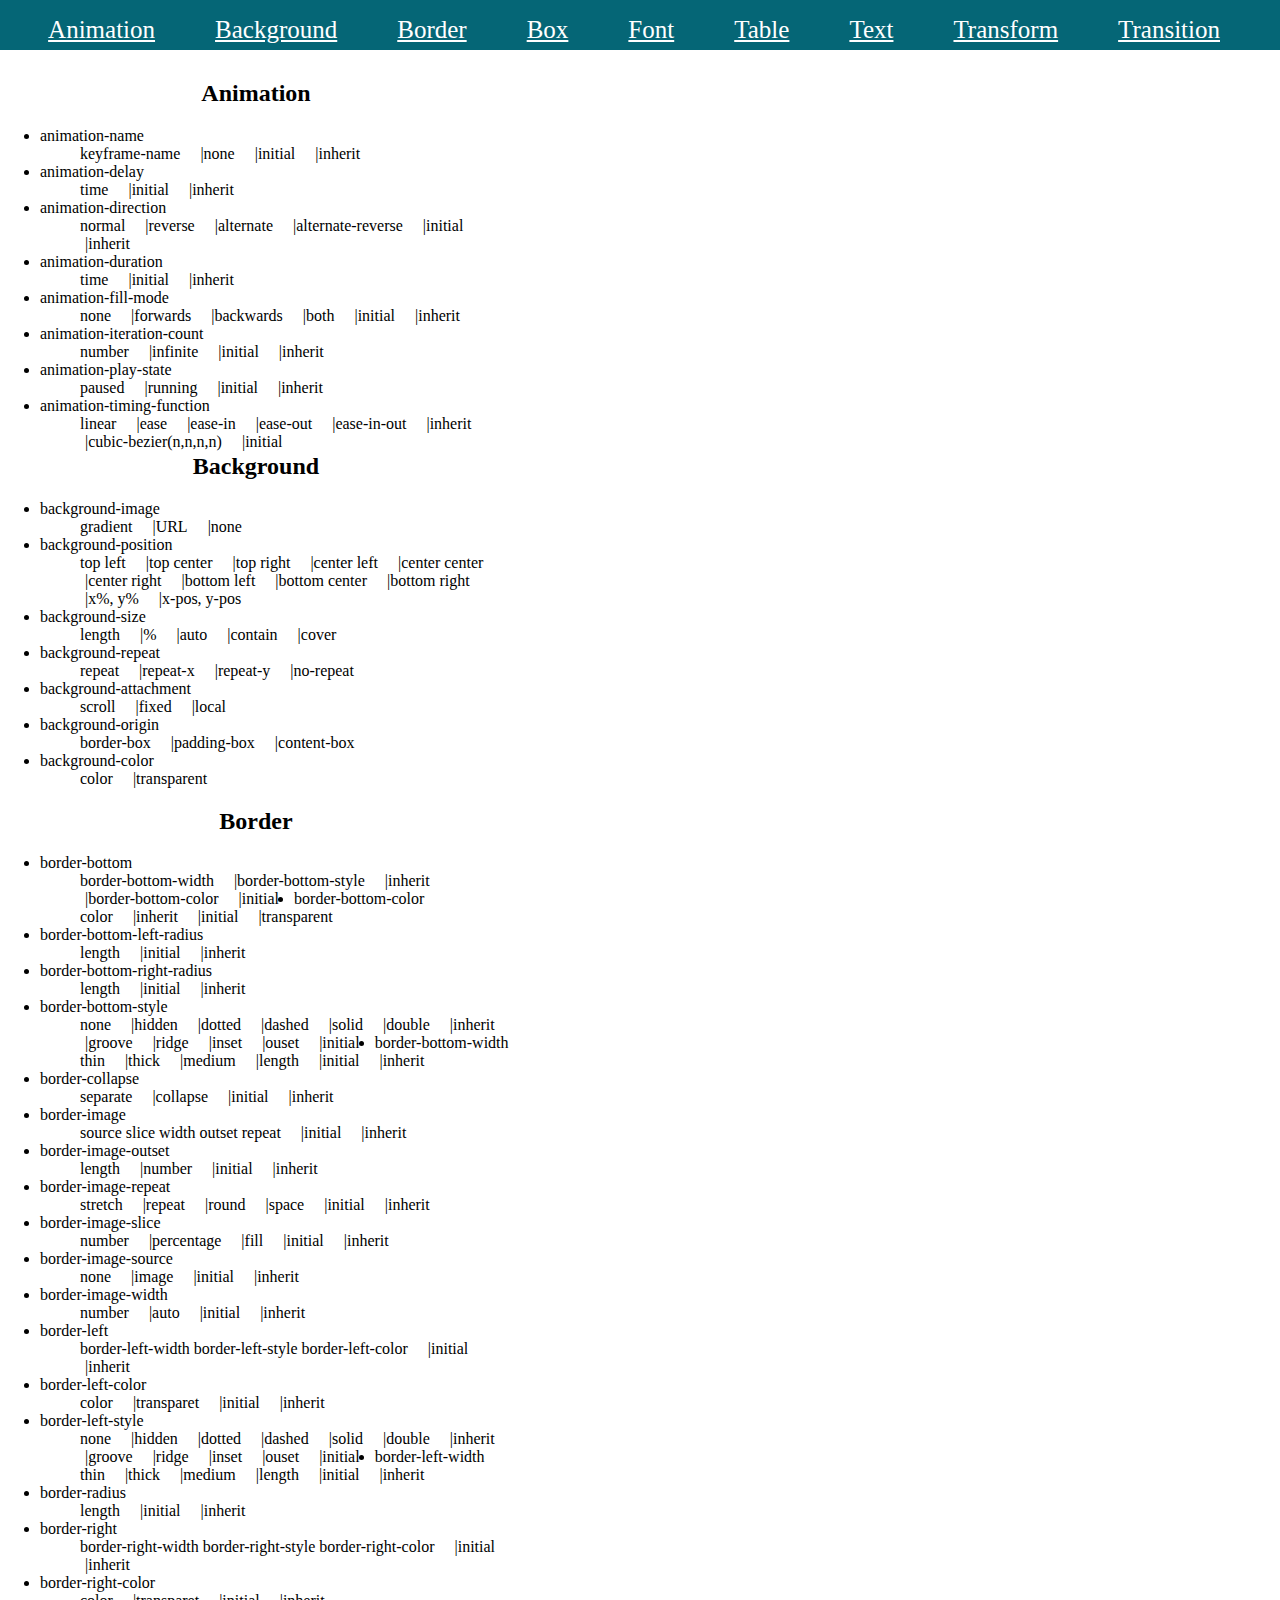
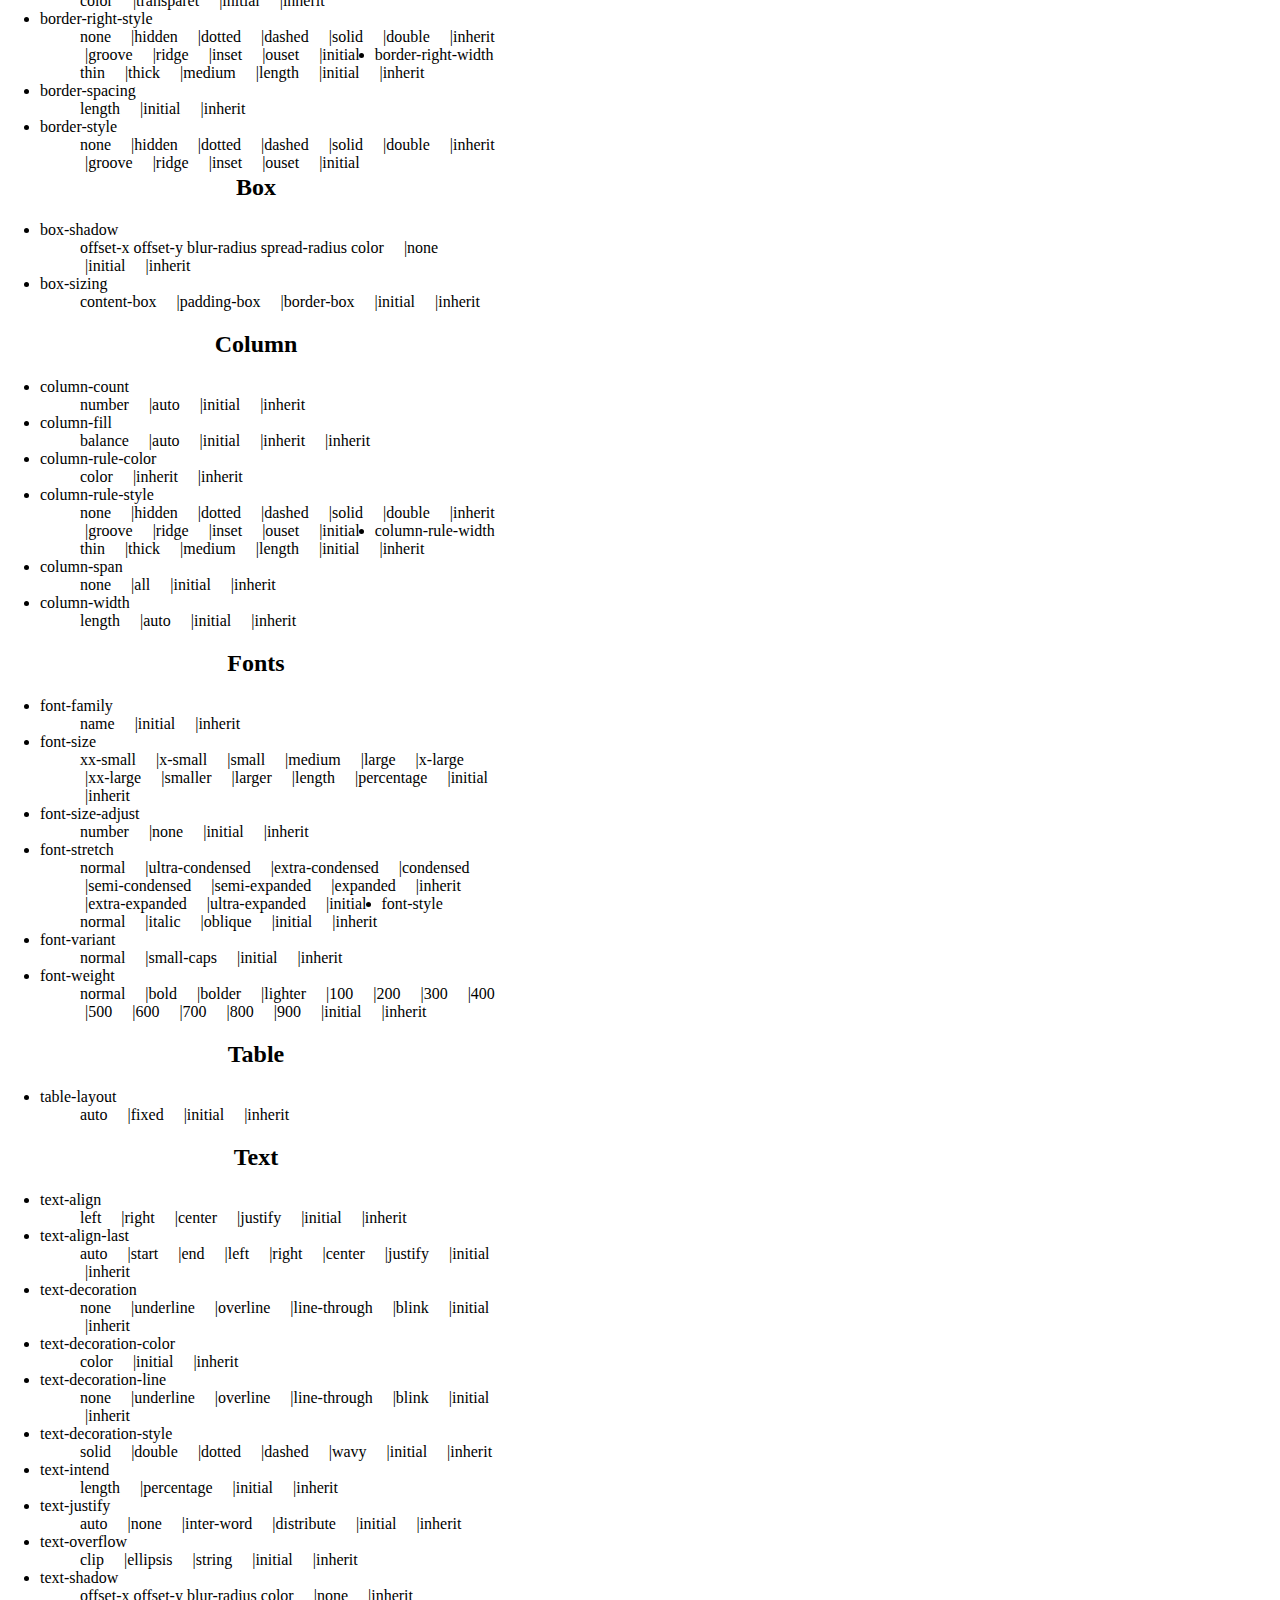
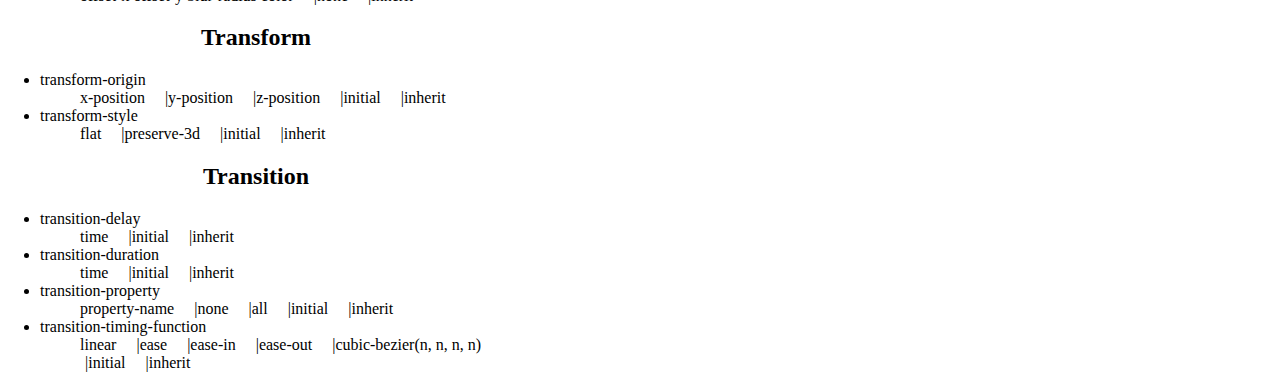
<file: index.html>
<!DOCTYPE html>
<html>
<head>
	<meta charset="utf-8">
	<meta name="viewport" content="width-device-width, initial-scale=1, shrink-to-fit=no">
	<title>CSS CHEATSHEET</title>
	<link rel="stylesheet" href="https://stackpath.bootstrapcdn.com/bootstrap/4.5.1/css/bootstrap.min.css" integrity="sha384-VCmXjywReHh4PwowAiWNagnWcLhlEJLA5buUprzK8rxFgeH0kww/aWY76TfkUoSX" crossorigin="anonymous">
	<link rel="stylesheet" type="text/css" href="style.css">

</head>
<body>
	<section>
	<nav>
		<ul>
			<li>
				<a href="#animation">Animation</a>
			</li>
			<li>
				<a href ="#background">Background</a>
			</li>
			<li>
				<a href="#border">Border</a>
			</li>
<!--			<li>
				<a href="#color">Color</a>
			</li>
			<li>
				<a href="#dimension">Dimension</a>
			</li>
			<li>
				<a href="#generatedcontent">Generated Content</a>
			</li>-->
			<li>
				<a href="#box">Box</a>
			</li> 

			<li>
				<a href="#font">Font</a>
			</li>
	<!--		<li>
				<a href="#list">List</a>
			</li>
			<li>
				<a href="#margin">Margin</a>
			</li>
			<li>
				<a href="#multi-columnlayout">Multi-Column Layout</a>
			</li>
			<li>
				<a href="#outline">Outline</a>
			</li>
			<li>
				<a href="#padding">Padding</a>
			</li>
			<li>
				<a href="#print">Print</a>
			</li>  -->
			<li>
				<a href="#table">Table</a>
			</li>
			<li>
				<a href="#text">Text</a>
			</li>
			<li>
				<a href="#transform">Transform</a>
			</li>
			<li>
				<a href="#transition">Transition</a>
			</li>
	<!--		<li>
				<a href="#visualformatting">Visual Formatting</a>
			</li>   -->

		</ul>
	</nav>
	</section>
	<section>
		<div class="content">
			<h2 id="animation">Animation</h2>
			<ul>
				<li>animation-name
					<ul class="inner-list">
						<li>keyframe-name</li>
						<li>none</li>
						<li>initial</li>
						<li>inherit</li>
					</ul>
				</li>
				<li>animation-delay
					<ul class="inner-list">
						<li>time</li>
						<li>initial</li>
						<li>inherit</li>
					</ul>
				</li>
				<li>animation-direction
					<ul class="inner-list">
						<li>normal</li>
						<li>reverse</li>
						<li>alternate</li>
						<li>alternate-reverse</li>
						<li>initial</li>
						<li>inherit</li>
					</ul>
				</li>
				<li>animation-duration
					<ul class="inner-list">
						<li>time</li>
						<li>initial</li>
						<li>inherit</li>
					</ul>
				</li>
				<li>animation-fill-mode
					<ul class="inner-list">
						<li>none</li>
						<li>forwards</li>
						<li>backwards</li>
						<li>both</li>
						<li>initial</li>
						<li>inherit</li>
					</ul>
				</li>
				<li>animation-iteration-count
					<ul class="inner-list">
						<li>number</li>
						<li>infinite</li>
						<li>initial</li>
						<li>inherit</li>
					</ul>
				</li>
				<li>animation-play-state
					<ul class="inner-list">
						<li>paused</li>
						<li>running</li>
						<li>initial</li>
						<li>inherit</li>
					</ul>
				</li>
				<li>animation-timing-function
					<ul class="inner-list">
						<li>linear</li>
						<li>ease</li>
						<li>ease-in</li>
						<li>ease-out</li>
						<li>ease-in-out</li>
						<li>cubic-bezier(n,n,n,n)</li>
						<li>initial</li>
						<li>inherit</li>
					</ul>
				</li>
			</ul>
			<h2 id="background">Background</h2>
			<ul>
				<li>background-image
					<ul class="inner-list">
						<li>gradient</li>
						<li>URL</li>
						<li>none</li>
					</ul>
				</li>
				<li>background-position
					<ul class="inner-list">
						<li>top left</li>
						<li>top center</li>
						<li>top right</li>
						<li>center left</li>
						<li>center center</li>
						<li>center right</li>
						<li>bottom left</li>
						<li>bottom center</li>
						<li>bottom right</li>
						<li>x%, y%</li>
						<li>x-pos, y-pos</li>
					</ul>
				</li>
				<li>background-size
					<ul class="inner-list">
						<li>length</li>
						<li>%</li>
						<li>auto</li>
						<li>contain</li>
						<li>cover</li>
					</ul>
					
				</li>
				<li>background-repeat
					<ul class="inner-list">
						<li>repeat</li>
						<li>repeat-x</li>
						<li>repeat-y</li>
						<li>no-repeat</li>
					</ul>
				</li>
				<li>background-attachment
					<ul class="inner-list">
						<li>scroll</li>
						<li>fixed</li>
						<li>local</li>
					</ul>

				</li>
				<li>background-origin
					<ul class="inner-list">
						<li>border-box</li>
						<li>padding-box</li>
						<li>content-box</li>
					</ul>
				</li>
				<li>background-color
					<ul class="inner-list">
						<li>color</li>
						<li>transparent</li>
					</ul>
					
				</li>
			</ul>
			
			
			<h2 id="border">Border</h2>
			<ul>
				<li>border-bottom
					<ul  class="inner-list">
						<li>border-bottom-width</li>
						<li>border-bottom-style</li>
						<li>border-bottom-color</li>
						<li>initial</li>
						<li>inherit</li>
					</ul>
				</li>
				<li>border-bottom-color
					<ul class="inner-list">
						<li>color</li>
						<li>inherit</li>
						<li>initial</li>
						<li>transparent</li>
					</ul>
				</li>
				<li>border-bottom-left-radius
					<ul class="inner-list">
						<li>length</li>
						<li>initial</li>
						<li>inherit</li>
					</ul>
				</li>
				<li>border-bottom-right-radius
					<ul class="inner-list">
						<li>length</li>
						<li>initial</li>
						<li>inherit</li>
					</ul>
				</li>
				<li>border-bottom-style
					<ul class="inner-list">
						<li>none</li>
						<li>hidden</li>
						<li>dotted</li>
						<li>dashed</li>
						<li>solid</li>
						<li>double</li>
						<li>groove</li>
						<li>ridge</li>
						<li>inset</li>
						<li>ouset</li>
						<li>initial</li>
						<li>inherit</li>
					</ul>
				</li>
				<li>border-bottom-width
					<ul class="inner-list">
						<li>thin</li>
						<li>thick</li>
						<li>medium</li>
						<li>length</li>
						<li>initial</li>
						<li>inherit</li>
					</ul>
				</li>
				<li>border-collapse
					<ul class="inner-list">
						<li>separate</li>
						<li>collapse</li>
						<li>initial</li>
						<li>inherit</li>
					</ul>
				</li>
				<li>border-image
					<ul class="inner-list">
						<li>source slice width outset repeat</li>
						<li>initial</li>
						<li>inherit</li>
					</ul>
				</li>
				<li>border-image-outset
					<ul class="inner-list">
						<li>length</li>
						<li>number</li>
						<li>initial</li>
						<li>inherit</li>
					</ul>
				</li>
				<li>border-image-repeat
					<ul class="inner-list">
						<li>stretch</li>
						<li>repeat</li>
						<li>round</li>
						<li>space</li>
						<li>initial</li>
						<li>inherit</li>
					</ul>
				</li>
				<li>border-image-slice
					<ul class="inner-list">
						<li>number</li>
						<li>percentage</li>
						<li>fill</li>
						<li>initial</li>
						<li>inherit</li>
					</ul>
				</li>
				<li>border-image-source
					<ul class="inner-list">
						<li>none</li>
						<li>image</li>
						<li>initial</li>
						<li>inherit</li>
					</ul>
				</li>
				<li>border-image-width
					<ul  class="inner-list">
						<li>number</li>
						<li>auto</li>
						<li>initial</li>
						<li>inherit</li>
					</ul>
				</li>
				<li>border-left
					<ul class="inner-list">
						<li>border-left-width border-left-style border-left-color</li>
						<li>initial</li>
						<li>inherit</li>
					</ul>
				</li>
				<li>border-left-color
					<ul class="inner-list">
						<li>color</li>
						<li>transparet</li>
						<li>initial</li>
						<li>inherit</li>
					</ul>
				</li>
				<li>border-left-style
					<ul class="inner-list">
						<li>none</li>
						<li>hidden</li>
						<li>dotted</li>
						<li>dashed</li>
						<li>solid</li>
						<li>double</li>
						<li>groove</li>
						<li>ridge</li>
						<li>inset</li>
						<li>ouset</li>
						<li>initial</li>
						<li>inherit</li>
					</ul>
				</li>
				<li>border-left-width
					<ul class="inner-list">
						<li>thin</li>
						<li>thick</li>
						<li>medium</li>
						<li>length</li>
						<li>initial</li>
						<li>inherit</li>
					</ul>
				</li>
				<li>border-radius
					<ul class="inner-list">
						<li>length</li>
						<li>initial</li>
						<li>inherit</li>
					</ul>
				</li>
				<li>border-right
					<ul class="inner-list">
						<li>border-right-width border-right-style border-right-color</li>
						<li>initial</li>
						<li>inherit</li>
					</ul>
				</li>
				<li>border-right-color
					<ul class="inner-list">
						<li>color</li>
						<li>transparet</li>
						<li>initial</li>
						<li>inherit</li>
					</ul>
				</li>
				<li>border-right-style
					<ul class="inner-list">
						<li>none</li>
						<li>hidden</li>
						<li>dotted</li>
						<li>dashed</li>
						<li>solid</li>
						<li>double</li>
						<li>groove</li>
						<li>ridge</li>
						<li>inset</li>
						<li>ouset</li>
						<li>initial</li>
						<li>inherit</li>
					</ul>
				</li>
				<li>border-right-width
					<ul class="inner-list">
						<li>thin</li>
						<li>thick</li>
						<li>medium</li>
						<li>length</li>
						<li>initial</li>
						<li>inherit</li>
					</ul>
				</li>
				<li>border-spacing
					<ul class="inner-list">
						<li>length</li>
						<li>initial</li>
						<li>inherit</li>
					</ul>
				</li>
				<li>border-style
					<ul class="inner-list">
						<li>none</li>
						<li>hidden</li>
						<li>dotted</li>
						<li>dashed</li>
						<li>solid</li>
						<li>double</li>
						<li>groove</li>
						<li>ridge</li>
						<li>inset</li>
						<li>ouset</li>
						<li>initial</li>
						<li>inherit</li>
					</ul>
				</li>
			</ul>
			<h2 id="box">Box</h2>
			<ul>
				<li>box-shadow
					<ul class="inner-list">
						<li>offset-x offset-y blur-radius spread-radius color</li>
						<li>none</li>
						<li>initial</li>
						<li>inherit</li>
					</ul>
				</li>
				<li>box-sizing
					<ul class="inner-list">
						<li>content-box</li>
						<li>padding-box</li>
						<li>border-box</li>
						<li>initial</li>
						<li>inherit</li>
					</ul>
				</li>
			</ul>

			<h2 id="column">Column</h2>
			<ul>
				<li>column-count
					<ul class="inner-list">
						<li>number</li>
						<li>auto</li>
						<li>initial</li>
						<li>inherit</li>
					</ul>
				</li>
				<li>column-fill
					<ul class="inner-list">
						<li>balance</li>
						<li>auto</li>
						<li>initial</li>
						<li>inherit</li>
					    <li>inherit</li>
					</ul>
				</li>
				<li>column-rule-color
					<ul class="inner-list">
						<li>color</li>
						<li>inherit</li>
					    <li>inherit</li>
					</ul>
				</li>
				<li>column-rule-style
					<ul class="inner-list">
						<li>none</li>
						<li>hidden</li>
						<li>dotted</li>
						<li>dashed</li>
						<li>solid</li>
						<li>double</li>
						<li>groove</li>
						<li>ridge</li>
						<li>inset</li>
						<li>ouset</li>
						<li>initial</li>
						<li>inherit</li>
					</ul>
				</li>
				<li>column-rule-width
					<ul class="inner-list">
						<li>thin</li>
						<li>thick</li>
						<li>medium</li>
						<li>length</li>
						<li>initial</li>
						<li>inherit</li>
					</ul>
				</li>
				<li>column-span
					<ul class="inner-list">
						<li>none</li>
						<li>all</li>
						<li>initial</li>
						<li>inherit</li>
					</ul>
				</li>
				<li>column-width
					<ul class="inner-list">
						<li>length</li>
						<li>auto</li>
						<li>initial</li>
						<li>inherit</li>
					</ul>
				</li>

			</ul>

			<h2 id="fonts">Fonts</h2>
			<ul>
				<li>font-family
					<ul class="inner-list">
						<li>name</li>
						<li>initial</li>
						<li>inherit</li>
					</ul>
				</li>
				<li>font-size
					<ul class="inner-list">
						<li>xx-small</li>
						<li>x-small</li>
						<li>small</li>
						<li>medium</li>
						<li>large</li>
						<li>x-large</li>
						<li>xx-large</li>
						<li>smaller</li>
						<li>larger</li>
						<li>length</li>
						<li>percentage</li>
						<li>initial</li>
						<li>inherit</li>
					</ul>
				</li>
				<li>font-size-adjust
					<ul class="inner-list">
						<li>number</li>
						<li>none</li>
						<li>initial</li>
						<li>inherit</li>
					</ul>
				</li>
				<li>font-stretch
					<ul class="inner-list">
						<li>normal</li>
						<li>ultra-condensed</li>
						<li>extra-condensed</li>
						<li>condensed</li>
						<li>semi-condensed</li>
						<li>semi-expanded</li>
						<li>expanded</li>
						<li>extra-expanded</li>
						<li>ultra-expanded</li>
						<li>initial</li>
						<li>inherit</li>
					</ul>
				</li>
				<li>font-style
					<ul class="inner-list">
						<li>normal</li>
						<li>italic</li>
						<li>oblique</li>
						<li>initial</li>
						<li>inherit</li>
					</ul>
				</li>
				<li>font-variant
					<ul class="inner-list">
						<li>normal</li>
						<li>small-caps</li>
						<li>initial</li>
						<li>inherit</li>
					</ul>
				</li>
				<li>font-weight
					<ul class="inner-list">
						<li>normal</li>
						<li>bold</li>
						<li>bolder</li>
						<li>lighter</li>
						<li>100</li>
						<li>200</li>
						<li>300</li>
						<li>400</li>
						<li>500</li>
						<li>600</li>
						<li>700</li>
						<li>800</li>
						<li>900</li>
						<li>initial</li>
						<li>inherit</li>
					</ul>
				</li>

			</ul>

			<h2 id="table">Table</h2>
			<ul>
				<li>table-layout
					<ul class="inner-list">
						<li>auto</li>
						<li>fixed</li>
						<li>initial</li>
						<li>inherit</li>
					</ul>
				</li>
			</ul>

			<h2 id="text">Text</h2>
			<ul>
				<li>text-align
					<ul class="inner-list">
						<li>left</li>
						<li>right</li>
						<li>center</li>
						<li>justify</li>
						<li>initial</li>
						<li>inherit</li>
					</ul>
				</li>
				<li>text-align-last
					<ul class="inner-list">
						<li>auto</li>
						<li>start</li>
						<li>end</li>
						<li>left</li>
						<li>right</li>
						<li>center</li>
						<li>justify</li>
						<li>initial</li>
						<li>inherit</li>
					</ul>
				</li>
				<li>text-decoration
					<ul class="inner-list">
						<li>none</li>
						<li>underline</li>
						<li>overline</li>
						<li>line-through</li>
						<li>blink</li>
						<li>initial</li>
						<li>inherit</li>
					</ul>
				</li>
				<li>text-decoration-color
					<ul class="inner-list">
						<li>color</li>
						<li>initial</li>
						<li>inherit</li>
					</ul>
				</li>
				<li>text-decoration-line
					<ul class="inner-list">
						<li>none</li>
						<li>underline</li>
						<li>overline</li>
						<li>line-through</li>
						<li>blink</li>
						<li>initial</li>
						<li>inherit</li>
					</ul>
				</li>
				<li>text-decoration-style
					<ul class="inner-list">
						<li>solid</li>
						<li>double</li>
						<li>dotted</li>
						<li>dashed</li>
						<li>wavy</li>
						<li>initial</li>
						<li>inherit</li>
					</ul>
				</li>
				<li>text-intend
					<ul class="inner-list">
						<li>length</li>
						<li>percentage</li>
						<li>initial</li>
						<li>inherit</li>
					</ul>
				</li>
				<li>text-justify
					<ul class="inner-list">
						<li>auto</li>
						<li>none</li>
						<li>inter-word</li>
						<li>distribute</li>
						<li>initial</li>
						<li>inherit</li>
					</ul>
				</li>
				<li>text-overflow
					<ul class="inner-list">
						<li>clip</li>
						<li>ellipsis</li>
						<li>string</li>
						<li>initial</li>
						<li>inherit</li>
					</ul>
				</li>
				<li>text-shadow
					<ul class="inner-list">
						<li>offset-x offset-y blur-radius color</li>
						<li>none</li>
						<li>inherit</li>
					</ul>
				</li>
			</ul>

			<h2 id="transform">Transform</h2>
			<ul>
				<li>transform-origin
					<ul  class="inner-list">
						<li>x-position</li>
						<li>y-position</li>
						<li>z-position</li>
						<li>initial</li>
						<li>inherit</li>
					</ul>
				</li>
				<li>transform-style
					<ul  class="inner-list">
						<li>flat</li>
						<li>preserve-3d</li>
						
						<li>initial</li>
						<li>inherit</li>
					</ul>
				</li>

			</ul>
			<h2 id="transition">Transition</h2>
			<ul>
				<li>transition-delay
					<ul  class="inner-list">
						<li>time</li>
						<li>initial</li>
						<li>inherit</li>
					</ul>
				</li>
				<li>transition-duration
					<ul  class="inner-list">
						<li>time</li>
						<li>initial</li>
						<li>inherit</li>
					</ul>
				</li>
				<li>transition-property
					<ul  class="inner-list">
						<li>property-name</li>
						<li>none</li>
						<li>all</li>
						<li>initial</li>
						<li>inherit</li>
					</ul>
				</li>
				<li>transition-timing-function
					<ul  class="inner-list">
						<li>linear</li>
						<li>ease</li>
						<li>ease-in</li>
						<li>ease-out</li>
						<li>cubic-bezier(n, n, n, n)</li>
						<li>initial</li>
						<li>inherit</li>
					</ul>
				</li>

			</ul>

			
		</div>
		<div class="iframes">
				<iframe height="255" style="width: 100%;" scrolling="no" title="transition" src="https://codepen.io/ritika123/embed/GRZEyzM?height=255&theme-id=light&default-tab=css,result" frameborder="no" loading="lazy" allowtransparency="true" allowfullscreen="true">
  See the Pen <a href='https://codepen.io/ritika123/pen/GRZEyzM'>transition</a> by ritika
  (<a href='https://codepen.io/ritika123'>@ritika123</a>) on <a href='https://codepen.io'>CodePen</a>.
</iframe>
		</div>
	</section>

</body>
</html>
</file>
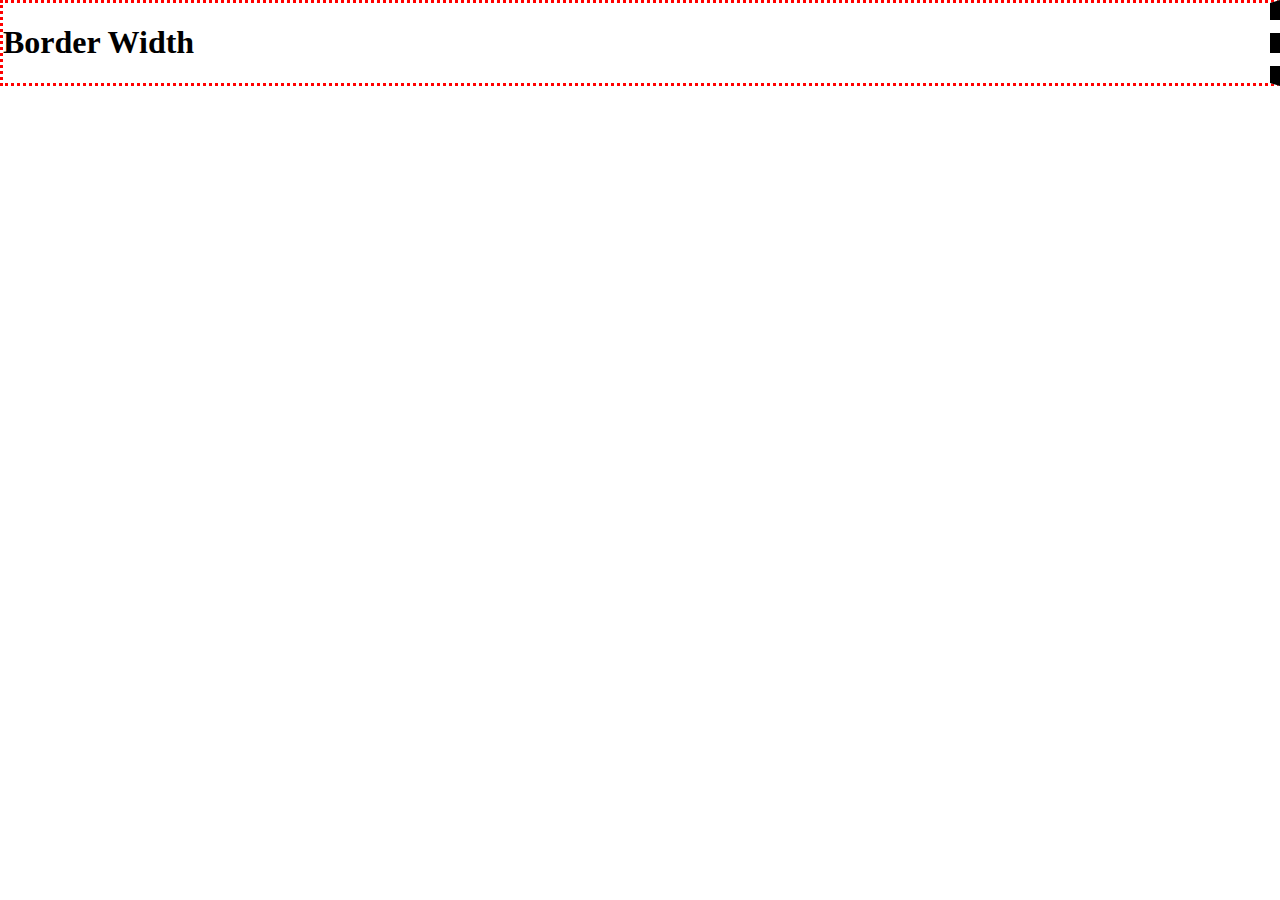
<file: Border.html>
<!DOCTYPE html>
<html>
<head>
	<meta charset="utf-8">
	<meta name="viewport" content="width-device-width, initial-scale=1, shrink-to-fit=no">
	<title>CSS CHEATSHEET</title>
	<link rel="stylesheet" href="https://stackpath.bootstrapcdn.com/bootstrap/4.5.1/css/bootstrap.min.css" integrity="sha384-VCmXjywReHh4PwowAiWNagnWcLhlEJLA5buUprzK8rxFgeH0kww/aWY76TfkUoSX" crossorigin="anonymous">
	<link rel="stylesheet" type="text/css" href="style.css">

</head>
<body>
	<section class="borderwidth">
		<h1>Border Width</h1>
		
	</section>
</body>
</html>
</file>
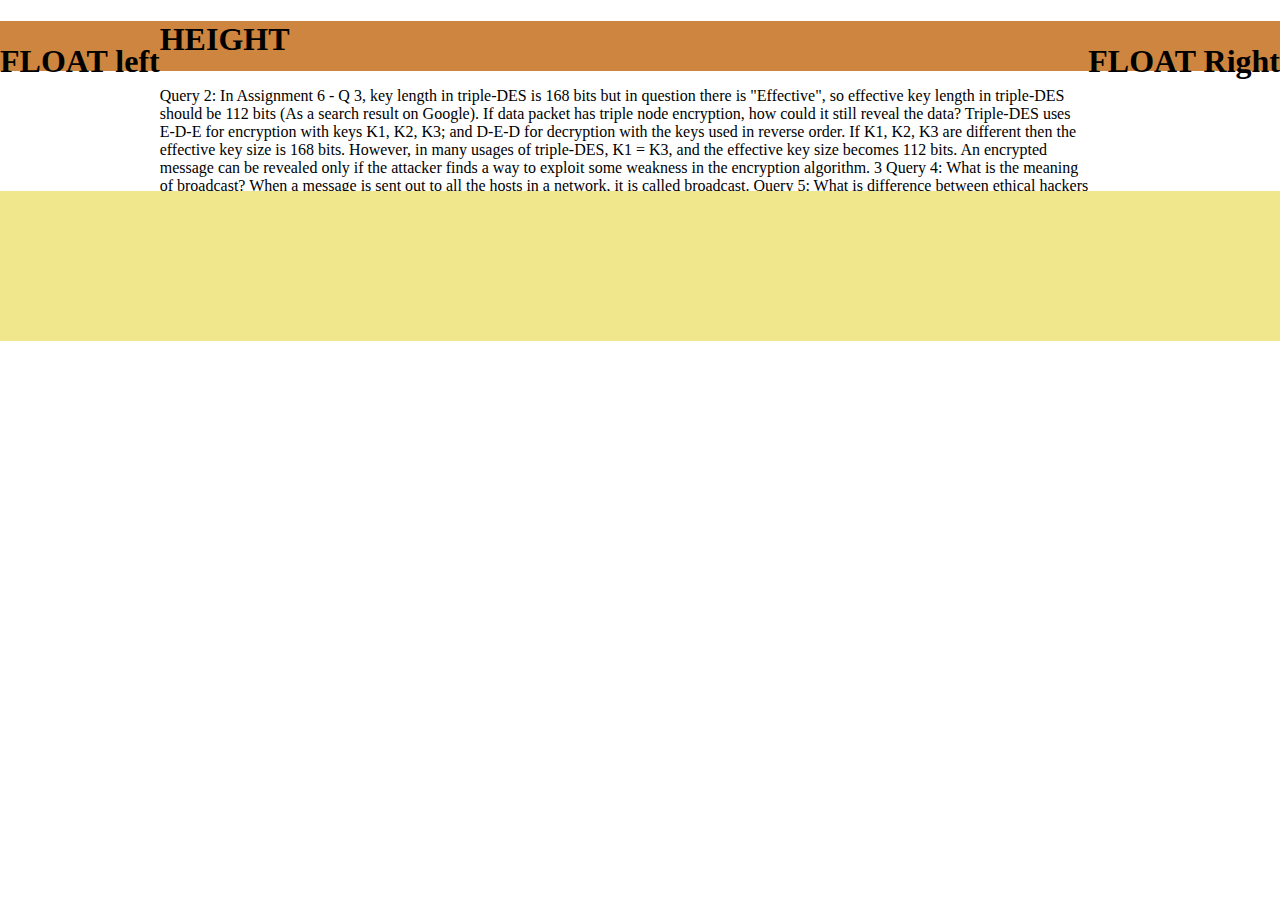
<file: box-model.html>
<!DOCTYPE html>
<html>
<head>
	<meta charset="utf-8">
	<meta name="viewport" content="width-device-width, initial-scale=1, shrink-to-fit=no">
	<title>CSS CHEATSHEET</title>
	<link rel="stylesheet" href="https://stackpath.bootstrapcdn.com/bootstrap/4.5.1/css/bootstrap.min.css" integrity="sha384-VCmXjywReHh4PwowAiWNagnWcLhlEJLA5buUprzK8rxFgeH0kww/aWY76TfkUoSX" crossorigin="anonymous">
	<link rel="stylesheet" type="text/css" href="style.css">

</head>
<body>
	<section class="floatright">
		<h1>FLOAT Right</h1>
		
	</section>
	<section class="floatleft">
		<h1>FLOAT left</h1>
		
	</section>
	<section class="height">
		<h1>HEIGHT</h1>
		
	</section>
	<section class="maxheight">
		<p>
Query 2: In Assignment 6 ‐ Q 3, key length in triple‐DES is 168 bits but in question
there is "Effective", so effective key length in triple‐DES should be 112 bits (As a
search result on Google).
If data packet has triple node encryption, how could it still reveal the data?
Triple‐DES uses E‐D‐E for encryption with keys K1, K2, K3; and D‐E‐D for decryption
with the keys used in reverse order. If K1, K2, K3 are different then the effective key
size is 168 bits. However, in many usages of triple‐DES, K1 = K3, and the effective
key size becomes 112 bits.
An encrypted message can be revealed only if the attacker finds a way to exploit
some weakness in the encryption algorithm.
3
Query 4: What is the meaning of broadcast?
When a message is sent out to all the hosts in a network, it is called broadcast.
Query 5: What is difference between ethical hackers and other hackers? What is
use and purpose of ethical hackers in companies?
Ethical hackers mount attacks on network with non‐malicious intent.
Ethical hackers try to find out vulnerabilities in a network, so that they can be
mitigated.
4
All TCP messages (segments) are given to IP for delivery to the final destination in the form of packets. The TCP layer at the final destination checks whether all packets have arrived; if some are missing, an explicit req
10/21/2019
3
Query 6: In one way hash function, the message (M) and key (K) are appended
together and perform hash function on it and sending to receiver. Why the
receiver again need to append key to M? Already it contains "message and key",
if we append the key with hashed message then the output hash value will
different from sender's hash value?
The typical flow is like this:
• The secret key value K is appended to the message M, and hash is computed as
H = hash (K || M).
• M and H are sent to the receiver, who also knows the secret key K.
• The receiver re‐computes the hash H’ = hash (K || M’) based on the received
message M’.
• Receiver compares H’ with the received hash value.
5
Query 7: In TCP it provides a reliable data transfer, whereas IP provides unreliable
data transfer. Then how we are going to get the reliability of the data transfer?
All TCP messages (segments) are given to IP for delivery to the final destination in
the form of packets. The TCP layer at the final destination checks whether all
packets have arrived; if some are missing, an explicit request for retransmission is
sent to the sender. In this way, TCP ensures reliability even though the underlying IP
is not reliable.
6
10/21/2019
4
Query 8: Relating to NMAP:
• Please explain the all the commands of nmap in details.
• While performing nmap for vulnerability scan it doesn’t finish and just
keeps on scanning even if I use ‐T4 what is the solution to this?
Many of the tools like NMAP that are very useful in ethical hacking have not been explained in a
formal way, although demonstrations have been given. In the last week, some lectures on these
tools shall be provided so that some of the queries you are having can be resolved.
This problem is because the IP is unreachable or it is not finding any open port. To eliminate this,
use “ ‐ ‐. If you use this then, after scanning each port for an specific
number of times, nmap will stop scanning.
7
Query 9: Difference between Vulnerability Assessment and Security Assessment
• Security assessment: Should broadly include two components – (a) Security
Review:‐ A collaborative process that includes identifying security issues and their
levels of risk, (b) Risk Mitigation:‐ preparing a plan to mitigate the risks.
• Vulnerability assessment: It is the testing process used to identify as many
security flaws as possible within a given timeframe.
8
10/21/2019
5
Query 10: How Trusted Platform Module (TPM) works?
TPM uses various hardware and software security mechanisms so that it become
“almost impossible” to hack. However, there are instances where a TPM chip has
been hacked.
We talk about TPM to try and make our systems as secure as possible. Nothing is
100% fool‐proof.
9
Query 11: Regarding job opportunities
A career in ethical hacking required in‐depth knowledge of various fields in computer science and
also wide experience in handling tools. There are a number of on‐line courses available that can help
you to brush up your skills. No course can make you an expert … only hard work and dedication can
make it happen.
There are opportunities in large companies who hire people to carry out penetration testing and
secure their networks. There are groups of people who have opened start‐ups and have been quite
successful ‐‐‐ they had to develop a lot of in‐house tools in addition to the readily available ones.
Internship opportunities are available to the toppers (top 5%) in each subject.
10
10/21/2019
6
Query 12: How to identify “clickjacking” in a website?
This is very difficult to detect. The best way is to analyze the hyperlink that would
get activated when the webpage element is clicked.
There are several frame‐based techniques to detect whether a web page can be
potentially clickjacked (e.g. whether the whole page can be loaded into a frame,
etc.)
11
Query 13: Why is Linux preferred for hacking?
Linux is an extremely popular operating system for hackers. There are two main
reasons behind this.
a) Linux’s source code is freely available because it is an open source operating
system. This means that Linux is very easy to modify or customize.
b) There are many Linux security distributions available (e.g. Kali) that can double
as Linux hacking software.
12
10/21/2019
7
Query 14: How do we stay anonymous?
a) Browsing in private mode. This disables all cookies.
b) Be aware that search engines like Google collect information about you.
c) Hide your IP address using a proxy server or a Virtual Private Network (VPN).
d) Use TOR: It works on the concept of onion routing method where the user data
is first encrypted and then transferred through different relays present in the
Tor network, thus creating a multi‐layered encryption (layers like an onion),
thereby keeping the identity of the user safe.
13
Query 15: Is there any other reliable method of password cracking other than
brute forcing?
There are many sophisticated ways other than brute force technique, like
dictionary‐based attack, rainbow attack, etc.
Password cracking is considered to be a relatively easy task, as many users tend to
use weak passwords.
14
10/21/2019
8
Query 16: The Nexus vulnerabilities scanner is expensive, how to learn Nexus for
free?
There is a free version of Nexus that you can download and use; of course, it will
not come with all the features. But for beginners, the free version should be good
enough to get started. (see https://nexus.en.softonic.com/download )
15
Query 17: Specific applications of TCP and UDP
UDP applications: Routing Information Protocol (RIP), Domain Name System (DNS),
streaming media applications (IPTV), Dynamic Host Control Protocol (DHCP), Simple
Network Management Protocol (SNMP).
TCP applications: Electronic mail, FTP, secure shell, HTTP.
16
10/21/2019
9
Query 18: Can I do exploitation in two PC's having Ubuntu OS but they are
connected to a network using switch?
Yes you can, but note that when the PCs are connected through a switch, they will
belong to different networks.
17
Query 19: What is the difference between edge router and default gateway?
Edge Router: It is a specialized router residing at the edge or boundary of a
network. It ensures connectivity of its network with external networks.
(also referred to as Access Router or Core Router)
Default Gateway: It is the node in a network that serves as the forwarding host
(router) to other networks when no other route specification matches the
destination IP address of a packet.
18
10/21/2019
10
Query 20: How can data science technologies like deep learning and neural
networks be used to make better encryption, hashing algorithms? How can
these technologies be used in cybersecurity and cryptography?
Data science can be used to analyze vulnerabilities in a network, and not for
designing algorithms.
19
Query 21: While using nmap, we were only able to enter in host system if hosts
firewalls are down and ports are open, but normally every computer has there
firewalls active all the time and there port 80 is mostly closed than why do
these computer get viruses?
There are many ways some virus can affect a system. The most common way is to
open a malicious attachment sent over email.
20
10/21/2019
11
Query 22: How to ping someone on other network, if you have an IP of the
network. How does the NAT works?
The “ping” command can be used, which generates an ICMP packet.
A NAT translates a private address to some public address, and vice versa. It
typically uses a technique called Port Address Translation (PAT).
21
Query 23: How to create a real intrusion attack on any managed device, to check
HIDS is working properly or not?
To check if the host‐based IDS (HIDS) is working properly or not, apply some attacks
like amplification attack, buffer overflow attack, UDP attack, and ICMP attack.
Then check whether HIDS is able to detect or not. Some of the given attacks will be
discussed in week 9.
22
10/21/2019
12
Query 24: How effectively we can use machine learning algorithms to mount
some kind of attacks or to create defences like spam detection in mailing
system?
Some research papers are available that shows that phishing attacks can be determined using
machine learning. In this approach some specific words like, win, prizes, lucky winner, and grammar
mistakes etc. are considered. For this first you have to provide thousands of spam and non‐spam
emails. Then your algorithm will identify which are the topmost words that are used in spam mails,
and according to that it will mark new mail as spam or not spam. In similar way you can make
antivirus and firewall by training with lots of genuine and fake application/packets.
23
Query 25: Should metasploit be used within a network or outside of a network?
Metasploit works for both, internal and external network. But you should not
perform outside your network without their authorization.
24
10/21/2019
13
SUMMARY
• You are solely responsible for the act you carry out.
• Ethical hacking is a very tricky subject.
• Never do anything that can create harm to others.
• Accessing information without the consent of the owner amounts to stealing.
• Very strong cyber security regulations shall emerge.
• Bottom line: be a responsible and honest citizen.</p>
		
	</section>

	<section class="minheight">
		
		
	</section>


</body>
</html>
</file>
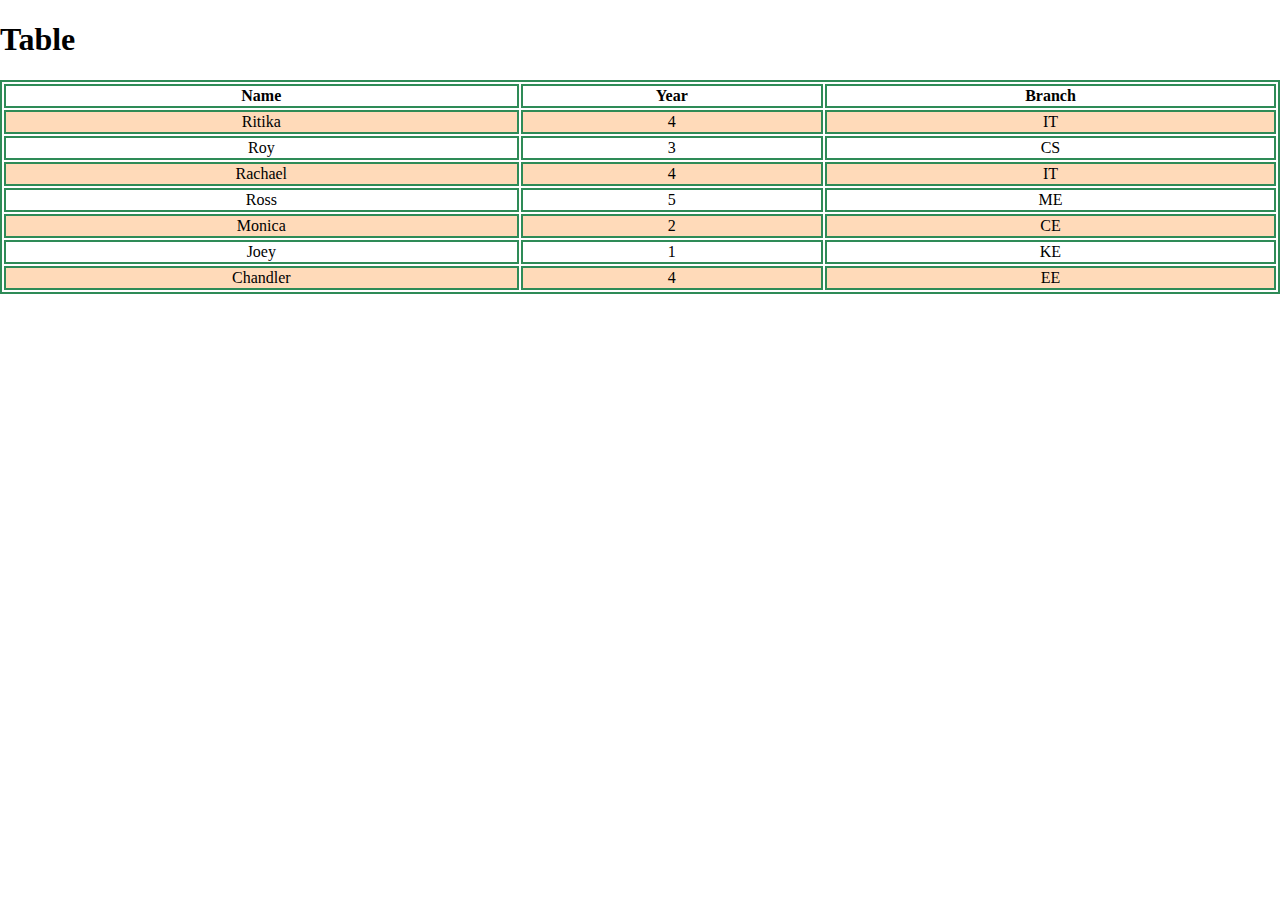
<file: table.html>
<!DOCTYPE html>
<html>
<head>
	<meta charset="utf-8">
	<meta name="viewport" content="width-device-width, initial-scale=1, shrink-to-fit=no">
	<title>CSS CHEATSHEET</title>
	<link rel="stylesheet" href="https://stackpath.bootstrapcdn.com/bootstrap/4.5.1/css/bootstrap.min.css" integrity="sha384-VCmXjywReHh4PwowAiWNagnWcLhlEJLA5buUprzK8rxFgeH0kww/aWY76TfkUoSX" crossorigin="anonymous">
	<link rel="stylesheet" type="text/css" href="style.css">

</head>
<body>
	<section class="table">
		<h1>Table</h1>
		<table>
			<tr>
				<th>Name</th>
				<th>Year</th>
				<th>Branch</th>
			</tr>
			<tr>
				<td>Ritika</td>
				<td>4</td>
				<td>IT</td>
			</tr>
			<tr>
				<td>Roy</td>
				<td>3</td>
				<td>CS</td>
			</tr>
			<tr>
				<td>Rachael</td>
				<td>4</td>
				<td>IT</td>
			</tr>
			<tr>
				<td>Ross</td>
				<td>5</td>
				<td>ME</td>
			</tr>
			<tr>
				<td>Monica</td>
				<td>2</td>
				<td>CE</td>
			</tr>
			<tr>
				<td>Joey</td>
				<td>1</td>
				<td>KE</td>
			</tr>
			<tr>
				<td>Chandler</td>
				<td>4</td>
				<td>EE</td>
			</tr>
			
		</table>
		
	</section>
</body>
</html>
</file>
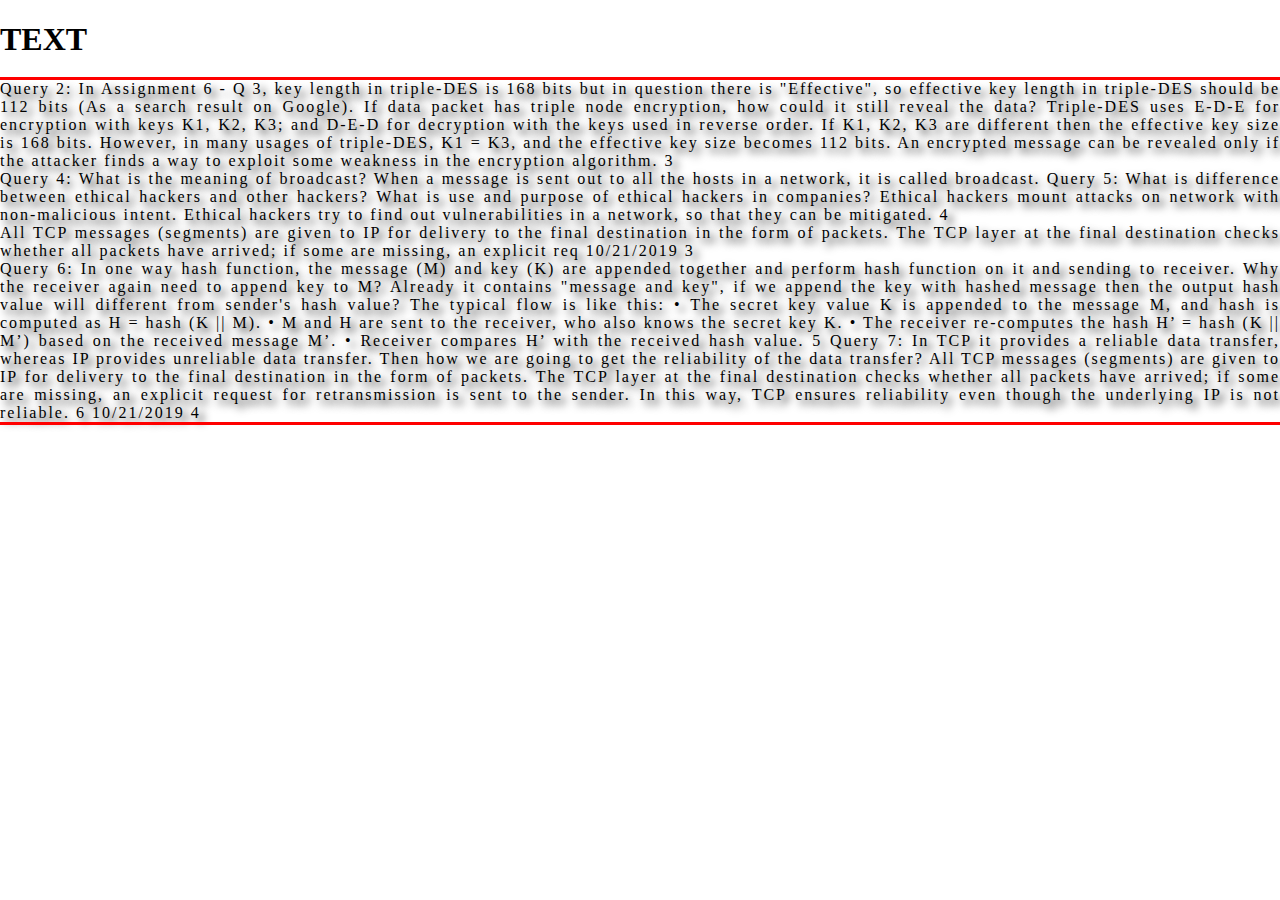
<file: text.html>
<!DOCTYPE html>
<html>
<head>
	<meta charset="utf-8">
	<meta name="viewport" content="width-device-width, initial-scale=1, shrink-to-fit=no">
	<title>CSS CHEATSHEET</title>
	<link rel="stylesheet" href="https://stackpath.bootstrapcdn.com/bootstrap/4.5.1/css/bootstrap.min.css" integrity="sha384-VCmXjywReHh4PwowAiWNagnWcLhlEJLA5buUprzK8rxFgeH0kww/aWY76TfkUoSX" crossorigin="anonymous">
	<link rel="stylesheet" type="text/css" href="style.css">

</head>
<body>
	<section class="text">
		<h1>TEXT</h1>
		<p>
			Query 2: In Assignment 6 ‐ Q 3, key length in triple‐DES is 168 bits but in question
there is "Effective", so effective key length in triple‐DES should be 112 bits (As a
search result on Google).
If data packet has triple node encryption, how could it still reveal the data?
Triple‐DES uses E‐D‐E for encryption with keys K1, K2, K3; and D‐E‐D for decryption
with the keys used in reverse order. If K1, K2, K3 are different then the effective key
size is 168 bits. However, in many usages of triple‐DES, K1 = K3, and the effective
key size becomes 112 bits.
An encrypted message can be revealed only if the attacker finds a way to exploit
some weakness in the encryption algorithm.
3<br>
Query 4: What is the meaning of broadcast?
When a message is sent out to all the hosts in a network, it is called broadcast.
Query 5: What is difference between ethical hackers and other hackers? What is
use and purpose of ethical hackers in companies?
Ethical hackers mount attacks on network with non‐malicious intent.
Ethical hackers try to find out vulnerabilities in a network, so that they can be
mitigated.
4<br>
All TCP messages (segments) are given to IP for delivery to the final destination in the form of packets. The TCP layer at the final destination checks whether all packets have arrived; if some are missing, an explicit req
10/21/2019
3<br>
Query 6: In one way hash function, the message (M) and key (K) are appended
together and perform hash function on it and sending to receiver. Why the
receiver again need to append key to M? Already it contains "message and key",
if we append the key with hashed message then the output hash value will
different from sender's hash value?
The typical flow is like this:
• The secret key value K is appended to the message M, and hash is computed as
H = hash (K || M).
• M and H are sent to the receiver, who also knows the secret key K.
• The receiver re‐computes the hash H’ = hash (K || M’) based on the received
message M’.
• Receiver compares H’ with the received hash value.
5
Query 7: In TCP it provides a reliable data transfer, whereas IP provides unreliable
data transfer. Then how we are going to get the reliability of the data transfer?
All TCP messages (segments) are given to IP for delivery to the final destination in
the form of packets. The TCP layer at the final destination checks whether all
packets have arrived; if some are missing, an explicit request for retransmission is
sent to the sender. In this way, TCP ensures reliability even though the underlying IP
is not reliable.
6
10/21/2019
4
		</p>
		
	</section>
</body>
</html>
</file>
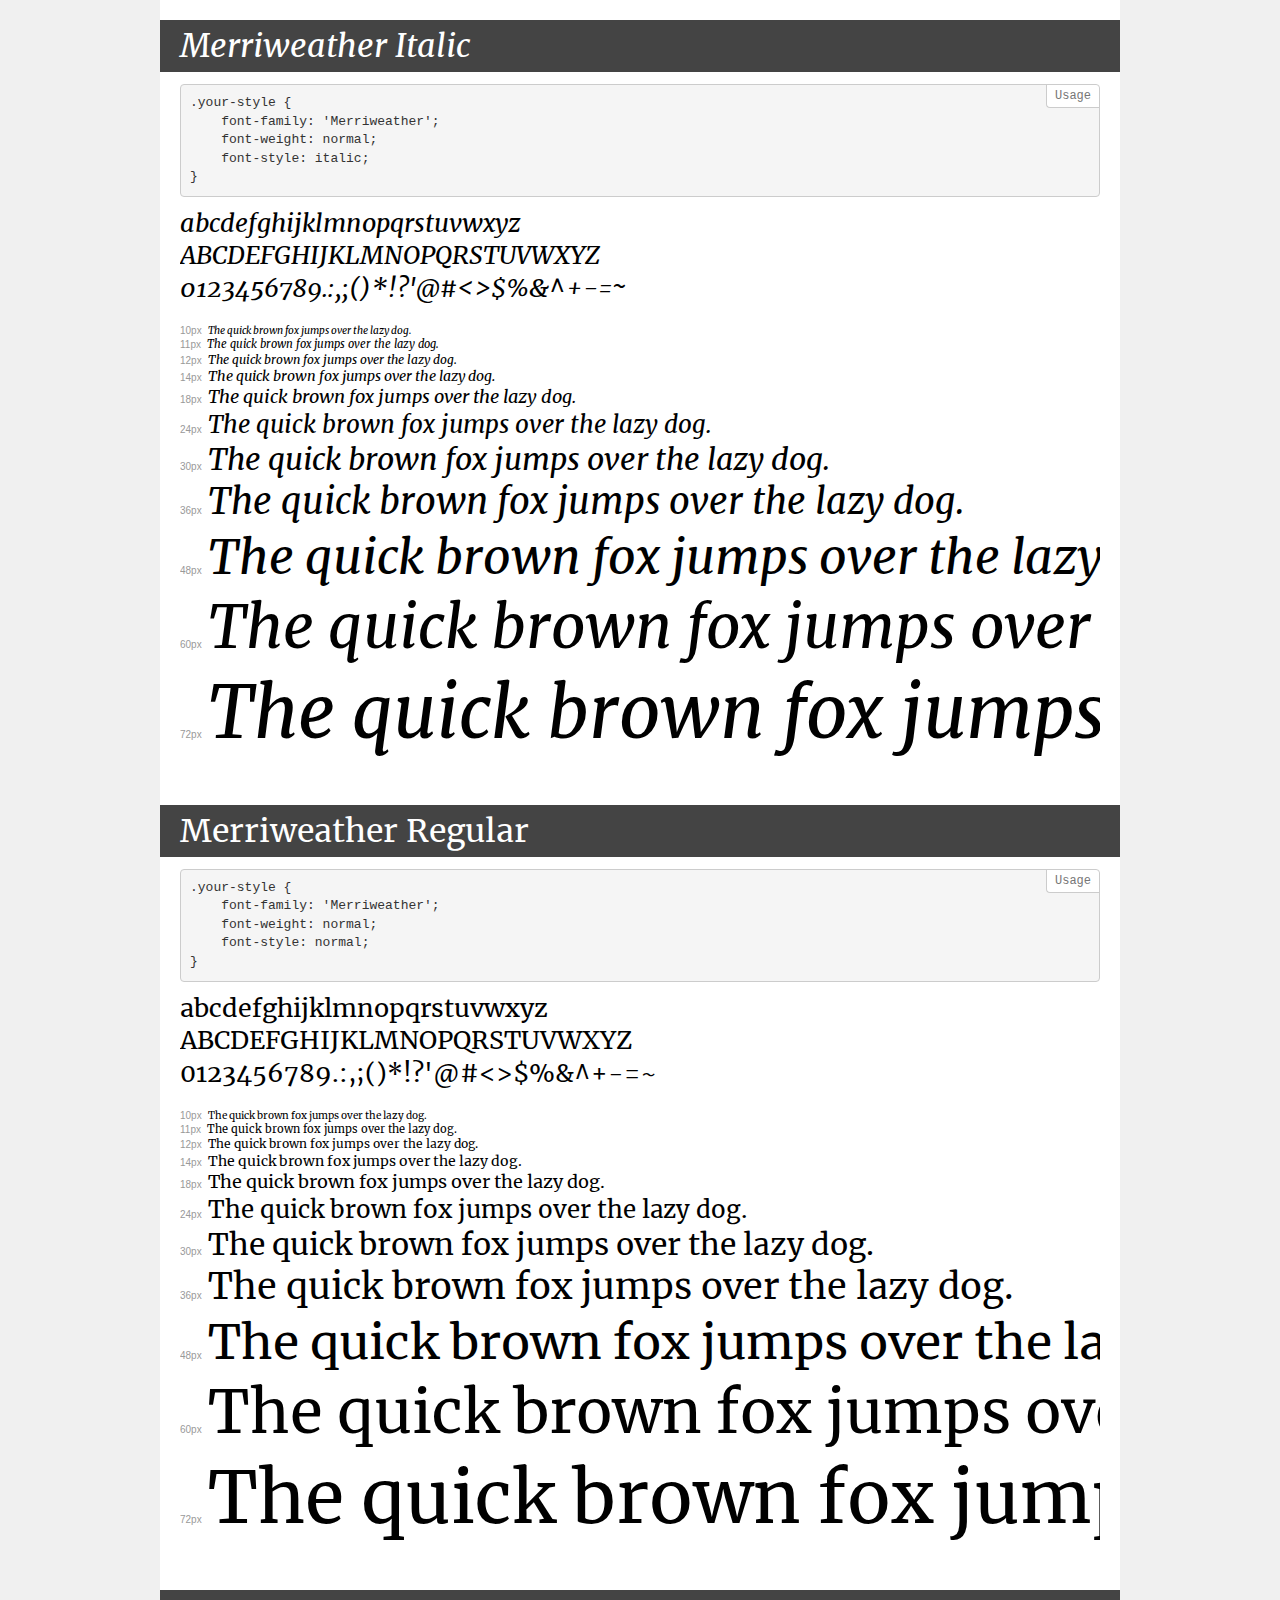
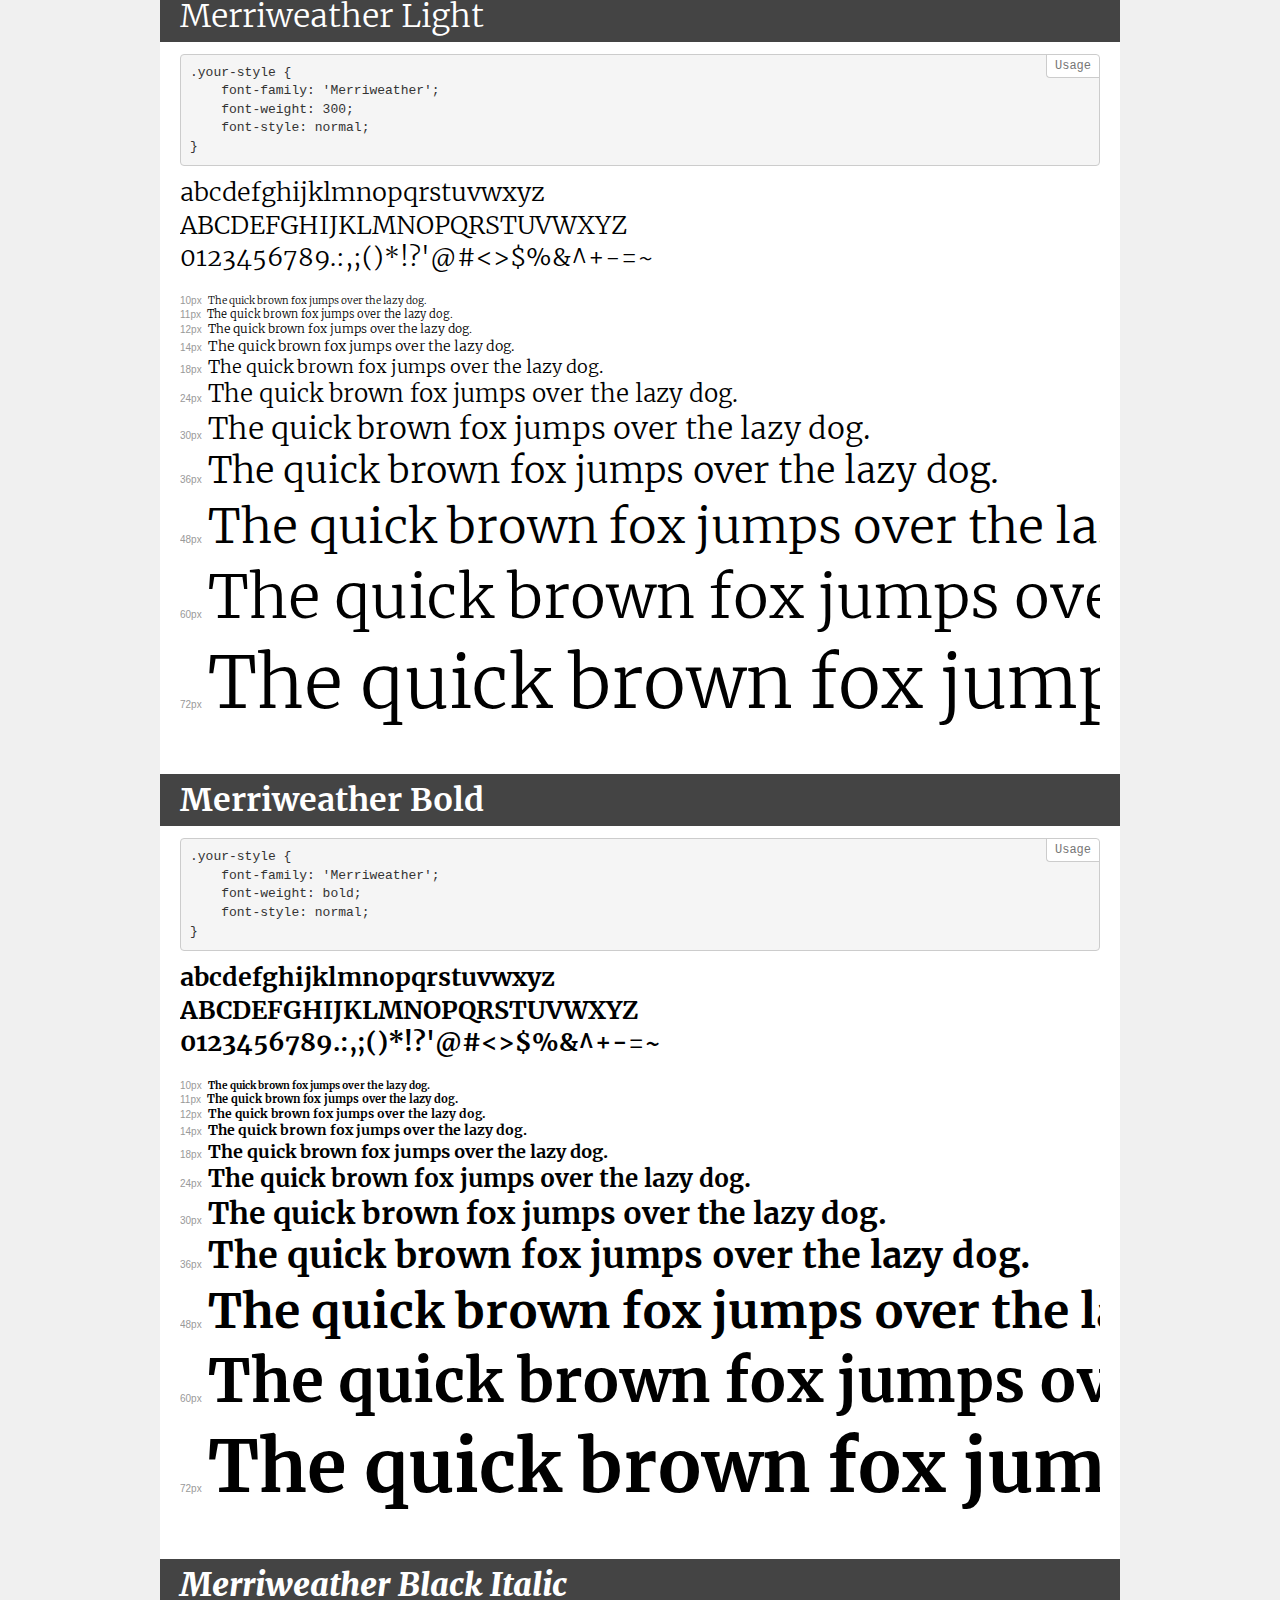
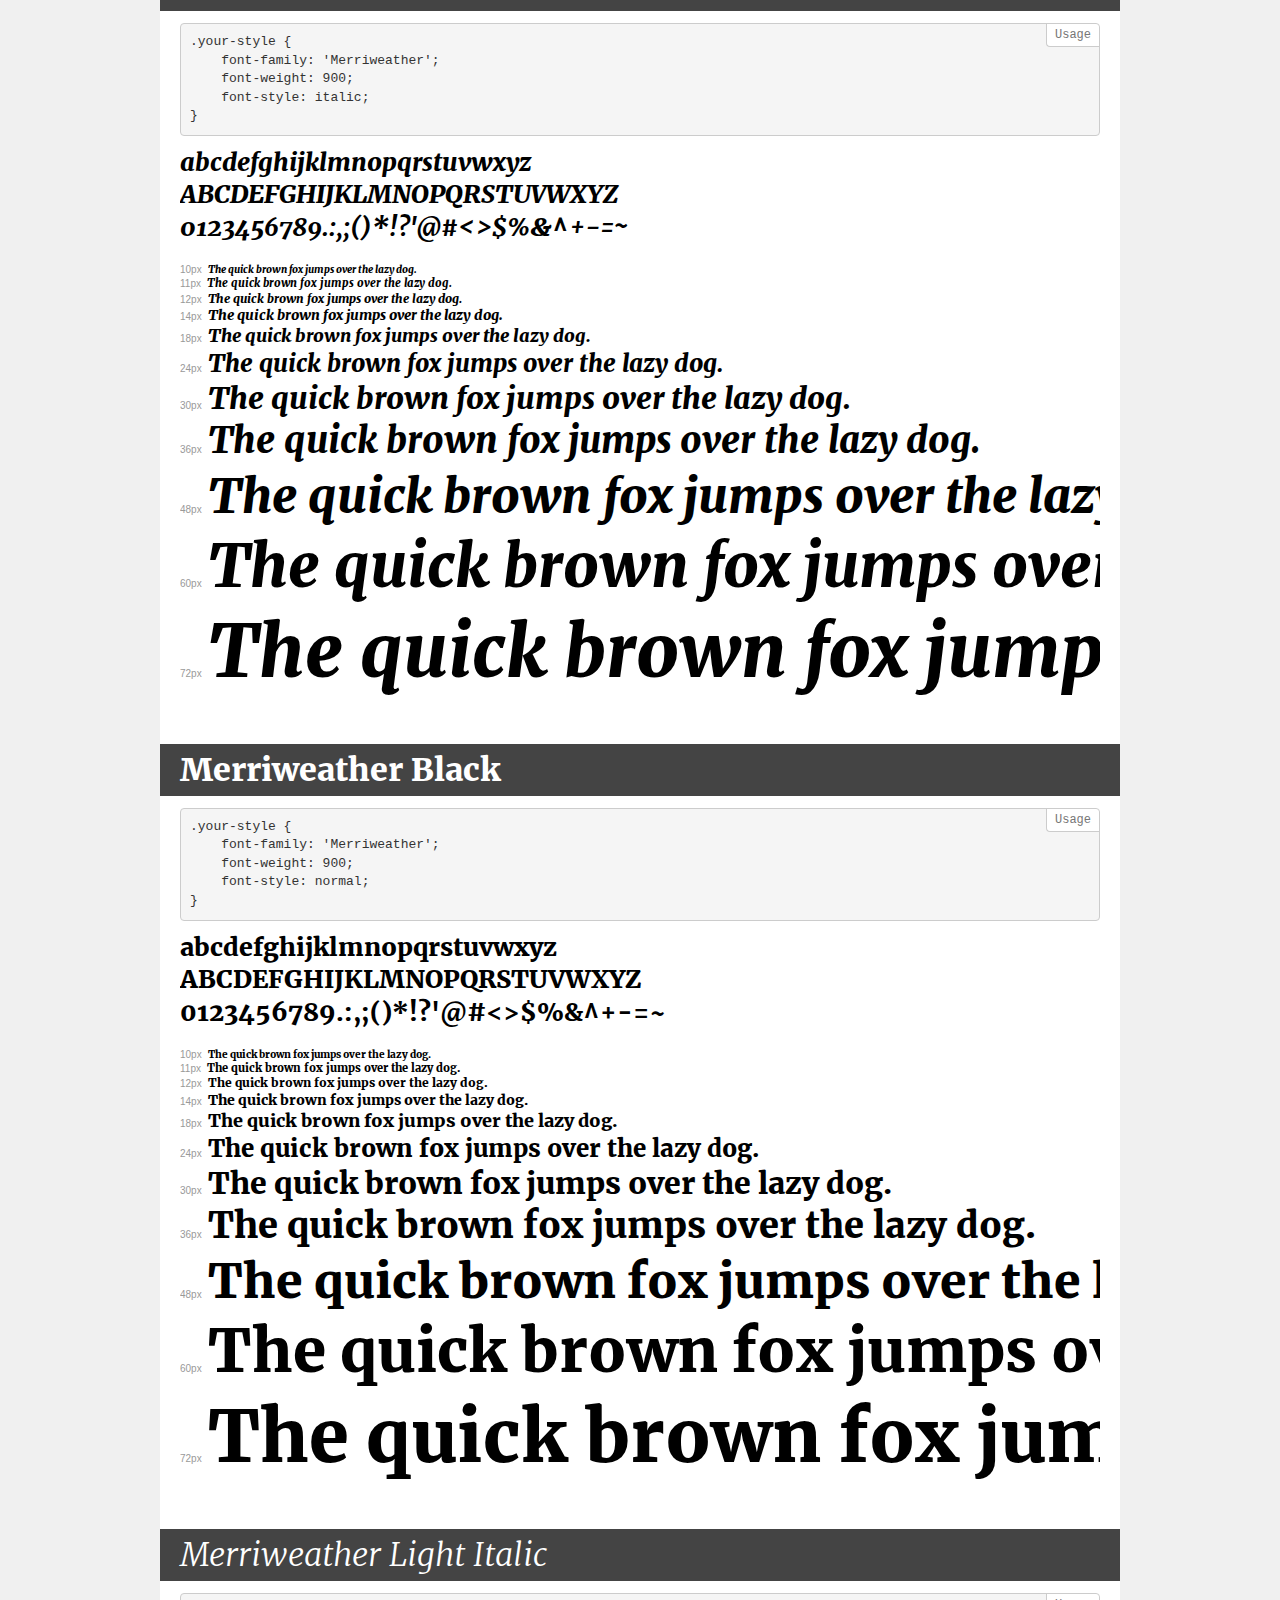
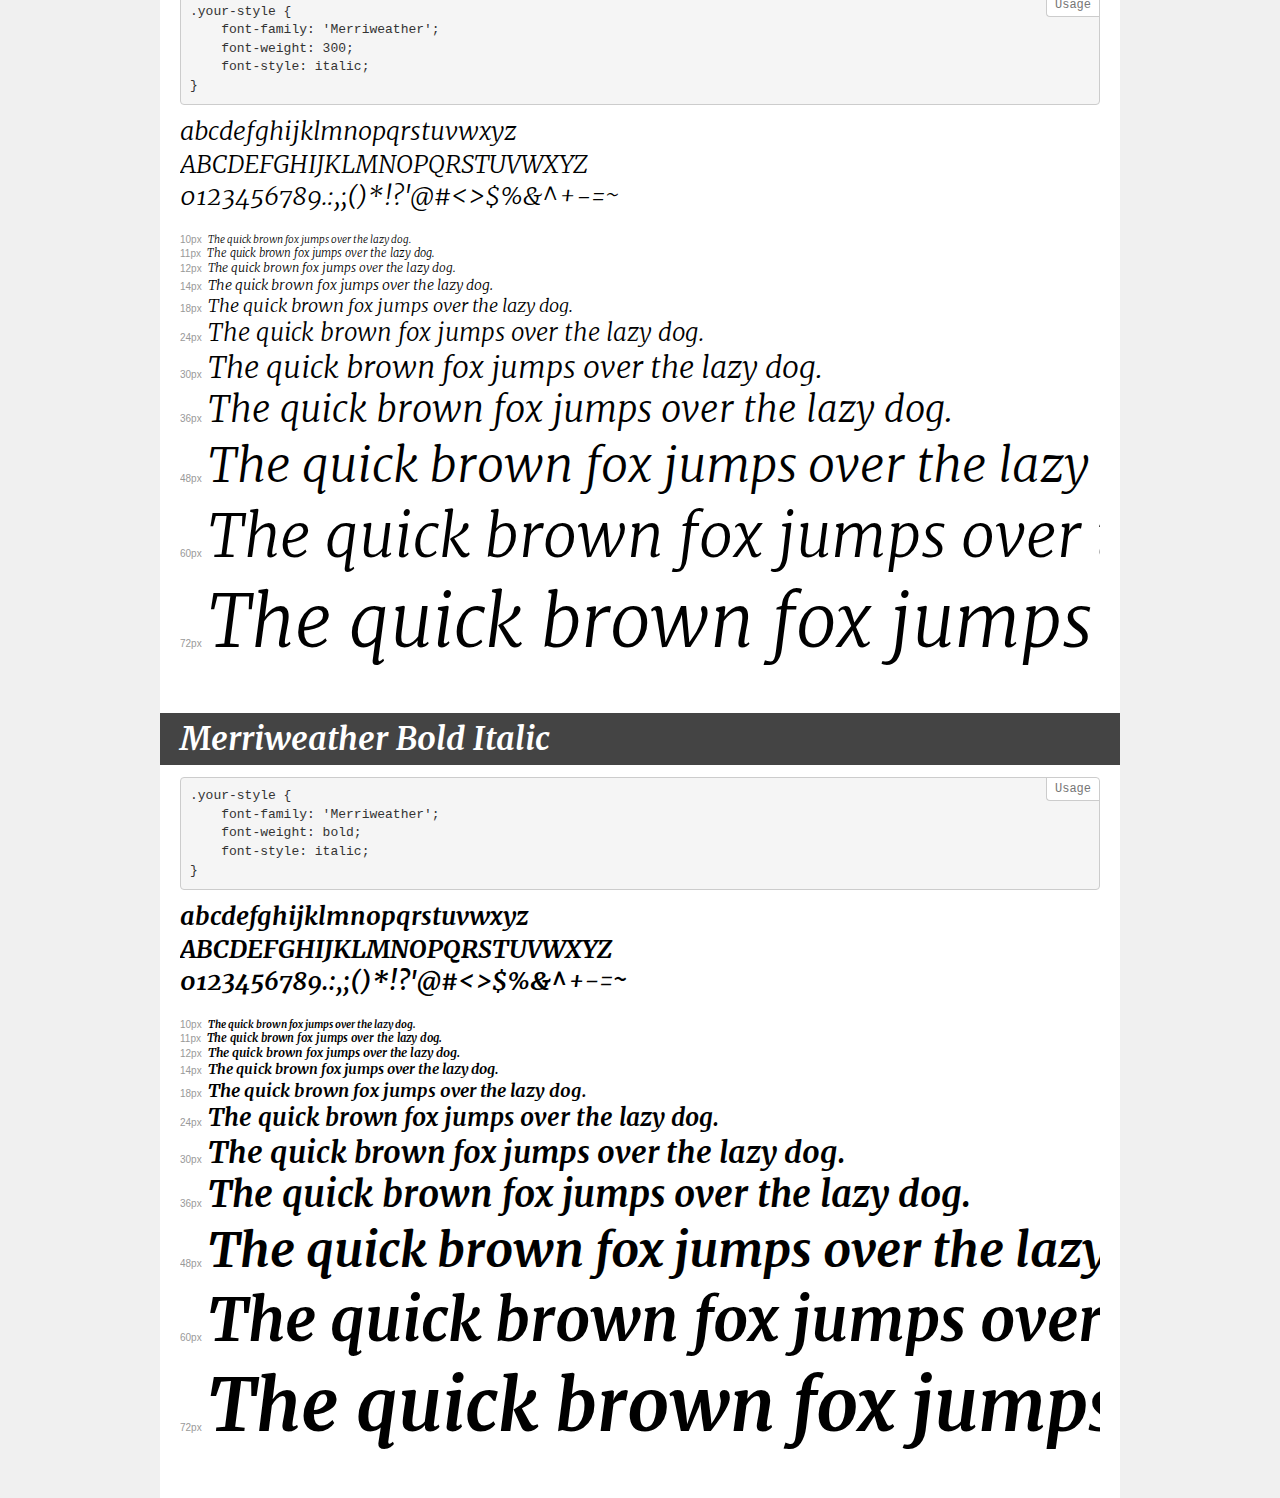
<file: FONTS/demo.html>
<!DOCTYPE html>
<html lang="en">
<head>
    <meta charset="utf-8">
    <meta http-equiv="X-UA-Compatible" content="IE=edge">
    <meta name="viewport" content="width=device-width, initial-scale=1">
    <meta name="robots" content="noindex, noarchive">
    <meta name="format-detection" content="telephone=no">
    <title>Transfonter demo</title>
    <link href="stylesheet.css" rel="stylesheet">
    <style>
        /*
        http://meyerweb.com/eric/tools/css/reset/
        v2.0 | 20110126
        License: none (public domain)
        */
        html, body, div, span, applet, object, iframe,
        h1, h2, h3, h4, h5, h6, p, blockquote, pre,
        a, abbr, acronym, address, big, cite, code,
        del, dfn, em, img, ins, kbd, q, s, samp,
        small, strike, strong, sub, sup, tt, var,
        b, u, i, center,
        dl, dt, dd, ol, ul, li,
        fieldset, form, label, legend,
        table, caption, tbody, tfoot, thead, tr, th, td,
        article, aside, canvas, details, embed,
        figure, figcaption, footer, header, hgroup,
        menu, nav, output, ruby, section, summary,
        time, mark, audio, video {
            margin: 0;
            padding: 0;
            border: 0;
            font-size: 100%;
            font: inherit;
            vertical-align: baseline;
        }
        /* HTML5 display-role reset for older browsers */
        article, aside, details, figcaption, figure,
        footer, header, hgroup, menu, nav, section {
            display: block;
        }
        body {
            line-height: 1;
        }
        ol, ul {
            list-style: none;
        }
        blockquote, q {
            quotes: none;
        }
        blockquote:before, blockquote:after,
        q:before, q:after {
            content: '';
            content: none;
        }
        table {
            border-collapse: collapse;
            border-spacing: 0;
        }
        /* demo styles */
        body {
            background: #f0f0f0;
            color: #000;
        }
        .page {
            background: #fff;
            width: 920px;
            margin: 0 auto;
            padding: 20px 20px 0 20px;
            overflow: hidden;
        }
        .font-container {
            overflow-x: auto;
            overflow-y: hidden;
            margin-bottom: 40px;
            line-height: 1.3;
            white-space: nowrap;
            padding-bottom: 5px;
        }
        h1 {
            position: relative;
            background: #444;
            font-size: 32px;
            color: #fff;
            padding: 10px 20px;
            margin: 0 -20px 12px -20px;
        }
        .letters {
            font-size: 25px;
            margin-bottom: 20px;
        }
        .s10:before {
            content: '10px';
        }
        .s11:before {
            content: '11px';
        }
        .s12:before {
            content: '12px';
        }
        .s14:before {
            content: '14px';
        }
        .s18:before {
            content: '18px';
        }
        .s24:before {
            content: '24px';
        }
        .s30:before {
            content: '30px';
        }
        .s36:before {
            content: '36px';
        }
        .s48:before {
            content: '48px';
        }
        .s60:before {
            content: '60px';
        }
        .s72:before {
            content: '72px';
        }
        .s10:before, .s11:before, .s12:before, .s14:before,
        .s18:before, .s24:before, .s30:before, .s36:before,
        .s48:before, .s60:before, .s72:before {
            font-family: Arial, sans-serif;
            font-size: 10px;
            font-weight: normal;
            font-style: normal;
            color: #999;
            padding-right: 6px;
        }
        pre {
            display: block;
            position: relative;
            padding: 9px;
            margin: 0 0 10px;
            font-family: Monaco, Menlo, Consolas, "Courier New", monospace;
            font-size: 13px;
            line-height: 1.428571429;
            color: #333;
            font-weight: normal;
            font-style: normal;
            background-color: #f5f5f5;
            border: 1px solid #ccc;
            overflow-x: auto;
            border-radius: 4px;
        }
        pre:after {
            display: block;
            position: absolute;
            right: 0;
            top: 0;
            content: 'Usage';
            line-height: 1;
            padding: 5px 8px;
            font-size: 12px;
            color: #767676;
            background-color: #fff;
            border: 1px solid #ccc;
            border-right: none;
            border-top: none;
            border-radius: 0 4px 0 4px;
            z-index: 10;
        }
        /* responsive */
        @media (max-width: 959px) {
            .page {
                width: auto;
                margin: 0;
            }
        }
    </style>
</head>
<body>
<div class="page">
    <div class="demo">
        <h1 style="font-family: 'Merriweather'; font-weight: normal; font-style: italic;">Merriweather Italic</h1>
        <pre>.your-style {
    font-family: 'Merriweather';
    font-weight: normal;
    font-style: italic;
}</pre>
        <div class="font-container" style="font-family: 'Merriweather'; font-weight: normal; font-style: italic;">
            <p class="letters">
                abcdefghijklmnopqrstuvwxyz<br>
ABCDEFGHIJKLMNOPQRSTUVWXYZ<br>
                0123456789.:,;()*!?'@#<>$%&^+-=~
            </p>
            <p class="s10" style="font-size: 10px;">The quick brown fox jumps over the lazy dog.</p>
            <p class="s11" style="font-size: 11px;">The quick brown fox jumps over the lazy dog.</p>
            <p class="s12" style="font-size: 12px;">The quick brown fox jumps over the lazy dog.</p>
            <p class="s14" style="font-size: 14px;">The quick brown fox jumps over the lazy dog.</p>
            <p class="s18" style="font-size: 18px;">The quick brown fox jumps over the lazy dog.</p>
            <p class="s24" style="font-size: 24px;">The quick brown fox jumps over the lazy dog.</p>
            <p class="s30" style="font-size: 30px;">The quick brown fox jumps over the lazy dog.</p>
            <p class="s36" style="font-size: 36px;">The quick brown fox jumps over the lazy dog.</p>
            <p class="s48" style="font-size: 48px;">The quick brown fox jumps over the lazy dog.</p>
            <p class="s60" style="font-size: 60px;">The quick brown fox jumps over the lazy dog.</p>
            <p class="s72" style="font-size: 72px;">The quick brown fox jumps over the lazy dog.</p>
        </div>
    </div>
    <div class="demo">
        <h1 style="font-family: 'Merriweather'; font-weight: normal; font-style: normal;">Merriweather Regular</h1>
        <pre>.your-style {
    font-family: 'Merriweather';
    font-weight: normal;
    font-style: normal;
}</pre>
        <div class="font-container" style="font-family: 'Merriweather'; font-weight: normal; font-style: normal;">
            <p class="letters">
                abcdefghijklmnopqrstuvwxyz<br>
ABCDEFGHIJKLMNOPQRSTUVWXYZ<br>
                0123456789.:,;()*!?'@#<>$%&^+-=~
            </p>
            <p class="s10" style="font-size: 10px;">The quick brown fox jumps over the lazy dog.</p>
            <p class="s11" style="font-size: 11px;">The quick brown fox jumps over the lazy dog.</p>
            <p class="s12" style="font-size: 12px;">The quick brown fox jumps over the lazy dog.</p>
            <p class="s14" style="font-size: 14px;">The quick brown fox jumps over the lazy dog.</p>
            <p class="s18" style="font-size: 18px;">The quick brown fox jumps over the lazy dog.</p>
            <p class="s24" style="font-size: 24px;">The quick brown fox jumps over the lazy dog.</p>
            <p class="s30" style="font-size: 30px;">The quick brown fox jumps over the lazy dog.</p>
            <p class="s36" style="font-size: 36px;">The quick brown fox jumps over the lazy dog.</p>
            <p class="s48" style="font-size: 48px;">The quick brown fox jumps over the lazy dog.</p>
            <p class="s60" style="font-size: 60px;">The quick brown fox jumps over the lazy dog.</p>
            <p class="s72" style="font-size: 72px;">The quick brown fox jumps over the lazy dog.</p>
        </div>
    </div>
    <div class="demo">
        <h1 style="font-family: 'Merriweather'; font-weight: 300; font-style: normal;">Merriweather Light</h1>
        <pre>.your-style {
    font-family: 'Merriweather';
    font-weight: 300;
    font-style: normal;
}</pre>
        <div class="font-container" style="font-family: 'Merriweather'; font-weight: 300; font-style: normal;">
            <p class="letters">
                abcdefghijklmnopqrstuvwxyz<br>
ABCDEFGHIJKLMNOPQRSTUVWXYZ<br>
                0123456789.:,;()*!?'@#<>$%&^+-=~
            </p>
            <p class="s10" style="font-size: 10px;">The quick brown fox jumps over the lazy dog.</p>
            <p class="s11" style="font-size: 11px;">The quick brown fox jumps over the lazy dog.</p>
            <p class="s12" style="font-size: 12px;">The quick brown fox jumps over the lazy dog.</p>
            <p class="s14" style="font-size: 14px;">The quick brown fox jumps over the lazy dog.</p>
            <p class="s18" style="font-size: 18px;">The quick brown fox jumps over the lazy dog.</p>
            <p class="s24" style="font-size: 24px;">The quick brown fox jumps over the lazy dog.</p>
            <p class="s30" style="font-size: 30px;">The quick brown fox jumps over the lazy dog.</p>
            <p class="s36" style="font-size: 36px;">The quick brown fox jumps over the lazy dog.</p>
            <p class="s48" style="font-size: 48px;">The quick brown fox jumps over the lazy dog.</p>
            <p class="s60" style="font-size: 60px;">The quick brown fox jumps over the lazy dog.</p>
            <p class="s72" style="font-size: 72px;">The quick brown fox jumps over the lazy dog.</p>
        </div>
    </div>
    <div class="demo">
        <h1 style="font-family: 'Merriweather'; font-weight: bold; font-style: normal;">Merriweather Bold</h1>
        <pre>.your-style {
    font-family: 'Merriweather';
    font-weight: bold;
    font-style: normal;
}</pre>
        <div class="font-container" style="font-family: 'Merriweather'; font-weight: bold; font-style: normal;">
            <p class="letters">
                abcdefghijklmnopqrstuvwxyz<br>
ABCDEFGHIJKLMNOPQRSTUVWXYZ<br>
                0123456789.:,;()*!?'@#<>$%&^+-=~
            </p>
            <p class="s10" style="font-size: 10px;">The quick brown fox jumps over the lazy dog.</p>
            <p class="s11" style="font-size: 11px;">The quick brown fox jumps over the lazy dog.</p>
            <p class="s12" style="font-size: 12px;">The quick brown fox jumps over the lazy dog.</p>
            <p class="s14" style="font-size: 14px;">The quick brown fox jumps over the lazy dog.</p>
            <p class="s18" style="font-size: 18px;">The quick brown fox jumps over the lazy dog.</p>
            <p class="s24" style="font-size: 24px;">The quick brown fox jumps over the lazy dog.</p>
            <p class="s30" style="font-size: 30px;">The quick brown fox jumps over the lazy dog.</p>
            <p class="s36" style="font-size: 36px;">The quick brown fox jumps over the lazy dog.</p>
            <p class="s48" style="font-size: 48px;">The quick brown fox jumps over the lazy dog.</p>
            <p class="s60" style="font-size: 60px;">The quick brown fox jumps over the lazy dog.</p>
            <p class="s72" style="font-size: 72px;">The quick brown fox jumps over the lazy dog.</p>
        </div>
    </div>
    <div class="demo">
        <h1 style="font-family: 'Merriweather'; font-weight: 900; font-style: italic;">Merriweather Black Italic</h1>
        <pre>.your-style {
    font-family: 'Merriweather';
    font-weight: 900;
    font-style: italic;
}</pre>
        <div class="font-container" style="font-family: 'Merriweather'; font-weight: 900; font-style: italic;">
            <p class="letters">
                abcdefghijklmnopqrstuvwxyz<br>
ABCDEFGHIJKLMNOPQRSTUVWXYZ<br>
                0123456789.:,;()*!?'@#<>$%&^+-=~
            </p>
            <p class="s10" style="font-size: 10px;">The quick brown fox jumps over the lazy dog.</p>
            <p class="s11" style="font-size: 11px;">The quick brown fox jumps over the lazy dog.</p>
            <p class="s12" style="font-size: 12px;">The quick brown fox jumps over the lazy dog.</p>
            <p class="s14" style="font-size: 14px;">The quick brown fox jumps over the lazy dog.</p>
            <p class="s18" style="font-size: 18px;">The quick brown fox jumps over the lazy dog.</p>
            <p class="s24" style="font-size: 24px;">The quick brown fox jumps over the lazy dog.</p>
            <p class="s30" style="font-size: 30px;">The quick brown fox jumps over the lazy dog.</p>
            <p class="s36" style="font-size: 36px;">The quick brown fox jumps over the lazy dog.</p>
            <p class="s48" style="font-size: 48px;">The quick brown fox jumps over the lazy dog.</p>
            <p class="s60" style="font-size: 60px;">The quick brown fox jumps over the lazy dog.</p>
            <p class="s72" style="font-size: 72px;">The quick brown fox jumps over the lazy dog.</p>
        </div>
    </div>
    <div class="demo">
        <h1 style="font-family: 'Merriweather'; font-weight: 900; font-style: normal;">Merriweather Black</h1>
        <pre>.your-style {
    font-family: 'Merriweather';
    font-weight: 900;
    font-style: normal;
}</pre>
        <div class="font-container" style="font-family: 'Merriweather'; font-weight: 900; font-style: normal;">
            <p class="letters">
                abcdefghijklmnopqrstuvwxyz<br>
ABCDEFGHIJKLMNOPQRSTUVWXYZ<br>
                0123456789.:,;()*!?'@#<>$%&^+-=~
            </p>
            <p class="s10" style="font-size: 10px;">The quick brown fox jumps over the lazy dog.</p>
            <p class="s11" style="font-size: 11px;">The quick brown fox jumps over the lazy dog.</p>
            <p class="s12" style="font-size: 12px;">The quick brown fox jumps over the lazy dog.</p>
            <p class="s14" style="font-size: 14px;">The quick brown fox jumps over the lazy dog.</p>
            <p class="s18" style="font-size: 18px;">The quick brown fox jumps over the lazy dog.</p>
            <p class="s24" style="font-size: 24px;">The quick brown fox jumps over the lazy dog.</p>
            <p class="s30" style="font-size: 30px;">The quick brown fox jumps over the lazy dog.</p>
            <p class="s36" style="font-size: 36px;">The quick brown fox jumps over the lazy dog.</p>
            <p class="s48" style="font-size: 48px;">The quick brown fox jumps over the lazy dog.</p>
            <p class="s60" style="font-size: 60px;">The quick brown fox jumps over the lazy dog.</p>
            <p class="s72" style="font-size: 72px;">The quick brown fox jumps over the lazy dog.</p>
        </div>
    </div>
    <div class="demo">
        <h1 style="font-family: 'Merriweather'; font-weight: 300; font-style: italic;">Merriweather Light Italic</h1>
        <pre>.your-style {
    font-family: 'Merriweather';
    font-weight: 300;
    font-style: italic;
}</pre>
        <div class="font-container" style="font-family: 'Merriweather'; font-weight: 300; font-style: italic;">
            <p class="letters">
                abcdefghijklmnopqrstuvwxyz<br>
ABCDEFGHIJKLMNOPQRSTUVWXYZ<br>
                0123456789.:,;()*!?'@#<>$%&^+-=~
            </p>
            <p class="s10" style="font-size: 10px;">The quick brown fox jumps over the lazy dog.</p>
            <p class="s11" style="font-size: 11px;">The quick brown fox jumps over the lazy dog.</p>
            <p class="s12" style="font-size: 12px;">The quick brown fox jumps over the lazy dog.</p>
            <p class="s14" style="font-size: 14px;">The quick brown fox jumps over the lazy dog.</p>
            <p class="s18" style="font-size: 18px;">The quick brown fox jumps over the lazy dog.</p>
            <p class="s24" style="font-size: 24px;">The quick brown fox jumps over the lazy dog.</p>
            <p class="s30" style="font-size: 30px;">The quick brown fox jumps over the lazy dog.</p>
            <p class="s36" style="font-size: 36px;">The quick brown fox jumps over the lazy dog.</p>
            <p class="s48" style="font-size: 48px;">The quick brown fox jumps over the lazy dog.</p>
            <p class="s60" style="font-size: 60px;">The quick brown fox jumps over the lazy dog.</p>
            <p class="s72" style="font-size: 72px;">The quick brown fox jumps over the lazy dog.</p>
        </div>
    </div>
    <div class="demo">
        <h1 style="font-family: 'Merriweather'; font-weight: bold; font-style: italic;">Merriweather Bold Italic</h1>
        <pre>.your-style {
    font-family: 'Merriweather';
    font-weight: bold;
    font-style: italic;
}</pre>
        <div class="font-container" style="font-family: 'Merriweather'; font-weight: bold; font-style: italic;">
            <p class="letters">
                abcdefghijklmnopqrstuvwxyz<br>
ABCDEFGHIJKLMNOPQRSTUVWXYZ<br>
                0123456789.:,;()*!?'@#<>$%&^+-=~
            </p>
            <p class="s10" style="font-size: 10px;">The quick brown fox jumps over the lazy dog.</p>
            <p class="s11" style="font-size: 11px;">The quick brown fox jumps over the lazy dog.</p>
            <p class="s12" style="font-size: 12px;">The quick brown fox jumps over the lazy dog.</p>
            <p class="s14" style="font-size: 14px;">The quick brown fox jumps over the lazy dog.</p>
            <p class="s18" style="font-size: 18px;">The quick brown fox jumps over the lazy dog.</p>
            <p class="s24" style="font-size: 24px;">The quick brown fox jumps over the lazy dog.</p>
            <p class="s30" style="font-size: 30px;">The quick brown fox jumps over the lazy dog.</p>
            <p class="s36" style="font-size: 36px;">The quick brown fox jumps over the lazy dog.</p>
            <p class="s48" style="font-size: 48px;">The quick brown fox jumps over the lazy dog.</p>
            <p class="s60" style="font-size: 60px;">The quick brown fox jumps over the lazy dog.</p>
            <p class="s72" style="font-size: 72px;">The quick brown fox jumps over the lazy dog.</p>
        </div>
    </div>
</div>
</body>
</html>
</file>
<file: style.css>
body{
	margin:0px;
	width: 100%;
}

section nav{
	background-color: #056676;
	width: 100%;
	height: 50px;
}
section nav a{
	color: #fff;
}
section nav li{
	font-size: 25px;
}

.content h2{
	align-items: center;
	text-align: center;
}
.inner-list li{
	list-style-type: none;
	float: left;
	padding-right: 15px;
}
.inner-list li:last-child{
	list-style-type: none;
	float: none;
}
.inner-list li:not(:first-child)::before{
	content: '|';
	padding-left: 5px;
}

section nav ul li{
	list-style-type: none;
	float: left;
	padding-right: 60px;
	text-transform: capitalize;
}

section nav ul{
	float: right;
	}
@media(min-width: 320px) and (max-width: 767px){
	section .content{
		width: 100%;
		float: left;

	}

	section .iframes{
		width: 100%;
		float: left;
	}

}

@media(min-width: 768px) and (max-width: 1023px){
	section .content{
		width: 50%;
		float: left;
		
	}

	section .iframes{
		width: 50%;
		float: left;
	}

}

@media(min-width: 1024px) and (max-width: 1439px){
	section .content{
		width: 40%;
		float: left;
		
	}

	section .iframes{
		width: 60%;
		float: left;
	}
	
}

@media(min-width: 1440px) and (max-width: 2559px){
	section .content{
		width: 50%;
		float: left;
		
	}

	section .iframes{
		width: 50%;
		float: left;
	}
	
}

@media(min-width: 2560px){
	section .content{
		width: 50%;
		float: left;
		
	}

	section .iframes{
		width: 50%;
		float: left;
	}
	
}

.borderwidth{
	border-width: medium;
	border-style:dotted;
	border-color: red;
	top bottom: initial;
	border-right: rgb(0,0,0);
	border-right-style: dashed;
	border-right-width: 10px;
}
/*boder-right
boredr-left
border-right-width
border-left-width
border-left-style
boredr-right-style
top bottom
*/

.floatright{
	float: right;
}

.floatleft{
	float: left;
}
.height{
	height: 50px;
	background-color: peru;
}
.maxheight{
	max-height: 120px;
	overflow: scroll;
}
.minheight{
	min-height: 150px;
	background-color: khaki;
}

/*
margin;10px; ltrb
margin;10px 15px; tb lr
length % ,em,rem
padding:
*/
.fonts h2{
	font-family: 'Merriweather', serif;
	font-size: 40px;
	font-weight: 100px;
	font-style: italic;
	line-height: 200px;
}

@font-face {
    font-family: 'Merriweather';
    src: url('Merriweather-Italic.woff2') format('woff2'),
        url('Merriweather-Italic.woff') format('woff');
    font-weight: normal;
    font-style: italic;
    font-display: swap;
}

@font-face {
    font-family: 'Merriweather';
    src: url('Merriweather-Regular.woff2') format('woff2'),
        url('Merriweather-Regular.woff') format('woff');
    font-weight: normal;
    font-style: normal;
    font-display: swap;
}

@font-face {
    font-family: 'Merriweather';
    src: url('Merriweather-Light.woff2') format('woff2'),
        url('Merriweather-Light.woff') format('woff');
    font-weight: 300;
    font-style: normal;
    font-display: swap;
}

@font-face {
    font-family: 'Merriweather';
    src: url('Merriweather-Bold.woff2') format('woff2'),
        url('Merriweather-Bold.woff') format('woff');
    font-weight: bold;
    font-style: normal;
    font-display: swap;
}

@font-face {
    font-family: 'Merriweather';
    src: url('Merriweather-BlackItalic.woff2') format('woff2'),
        url('Merriweather-BlackItalic.woff') format('woff');
    font-weight: 900;
    font-style: italic;
    font-display: swap;
}

@font-face {
    font-family: 'Merriweather';
    src: url('Merriweather-Black.woff2') format('woff2'),
        url('Merriweather-Black.woff') format('woff');
    font-weight: 900;
    font-style: normal;
    font-display: swap;
}

@font-face {
    font-family: 'Merriweather';
    src: url('Merriweather-LightItalic.woff2') format('woff2'),
        url('Merriweather-LightItalic.woff') format('woff');
    font-weight: 300;
    font-style: italic;
    font-display: swap;
}

@font-face {
    font-family: 'Merriweather';
    src: url('Merriweather-BoldItalic.woff2') format('woff2'),
        url('Merriweather-BoldItalic.woff') format('woff');
    font-weight: bold;
    font-style: italic;
    font-display: swap;
}

.table table{
	width: 100%;
	text-align: center;
	border: 2px solid seagreen;
}
.table{
	overflow-x:scroll; 
}
.table table th,td {
	border: 2px solid seagreen;
}
tr:nth-child(even){
	background-color: peachpuff;
}
tr:nth-child(odd):hover{
	background-color: lightblue;
}

.text p{
	text-align: justify; /*start end center justify*/
	letter-spacing: 2px;
	outline:solid red;
	word-break: keep-all;/*break-all*/
	text-decoration: blink;
	text-shadow: 5px 5px 8px black; /*vertical horizontal blurness color*/
}

.animate{
	min-width: 500px;
	min-height: 250px;
	animation: animate 7s infinite;
}

@keyframes animate{
	0%{
		background-color: thistle;
	}
	25%{
		background-color: yellow;
	}
	50%{
		background-color: indigo;
	}
	100%{
		background-color: lightcoral;
	}
}
</file>
<file: FONTS/stylesheet.css>
@font-face {
    font-family: 'Merriweather';
    src: url('Merriweather-Italic.woff2') format('woff2'),
        url('Merriweather-Italic.woff') format('woff');
    font-weight: normal;
    font-style: italic;
    font-display: swap;
}

@font-face {
    font-family: 'Merriweather';
    src: url('Merriweather-Regular.woff2') format('woff2'),
        url('Merriweather-Regular.woff') format('woff');
    font-weight: normal;
    font-style: normal;
    font-display: swap;
}

@font-face {
    font-family: 'Merriweather';
    src: url('Merriweather-Light.woff2') format('woff2'),
        url('Merriweather-Light.woff') format('woff');
    font-weight: 300;
    font-style: normal;
    font-display: swap;
}

@font-face {
    font-family: 'Merriweather';
    src: url('Merriweather-Bold.woff2') format('woff2'),
        url('Merriweather-Bold.woff') format('woff');
    font-weight: bold;
    font-style: normal;
    font-display: swap;
}

@font-face {
    font-family: 'Merriweather';
    src: url('Merriweather-BlackItalic.woff2') format('woff2'),
        url('Merriweather-BlackItalic.woff') format('woff');
    font-weight: 900;
    font-style: italic;
    font-display: swap;
}

@font-face {
    font-family: 'Merriweather';
    src: url('Merriweather-Black.woff2') format('woff2'),
        url('Merriweather-Black.woff') format('woff');
    font-weight: 900;
    font-style: normal;
    font-display: swap;
}

@font-face {
    font-family: 'Merriweather';
    src: url('Merriweather-LightItalic.woff2') format('woff2'),
        url('Merriweather-LightItalic.woff') format('woff');
    font-weight: 300;
    font-style: italic;
    font-display: swap;
}

@font-face {
    font-family: 'Merriweather';
    src: url('Merriweather-BoldItalic.woff2') format('woff2'),
        url('Merriweather-BoldItalic.woff') format('woff');
    font-weight: bold;
    font-style: italic;
    font-display: swap;
}
</file>
